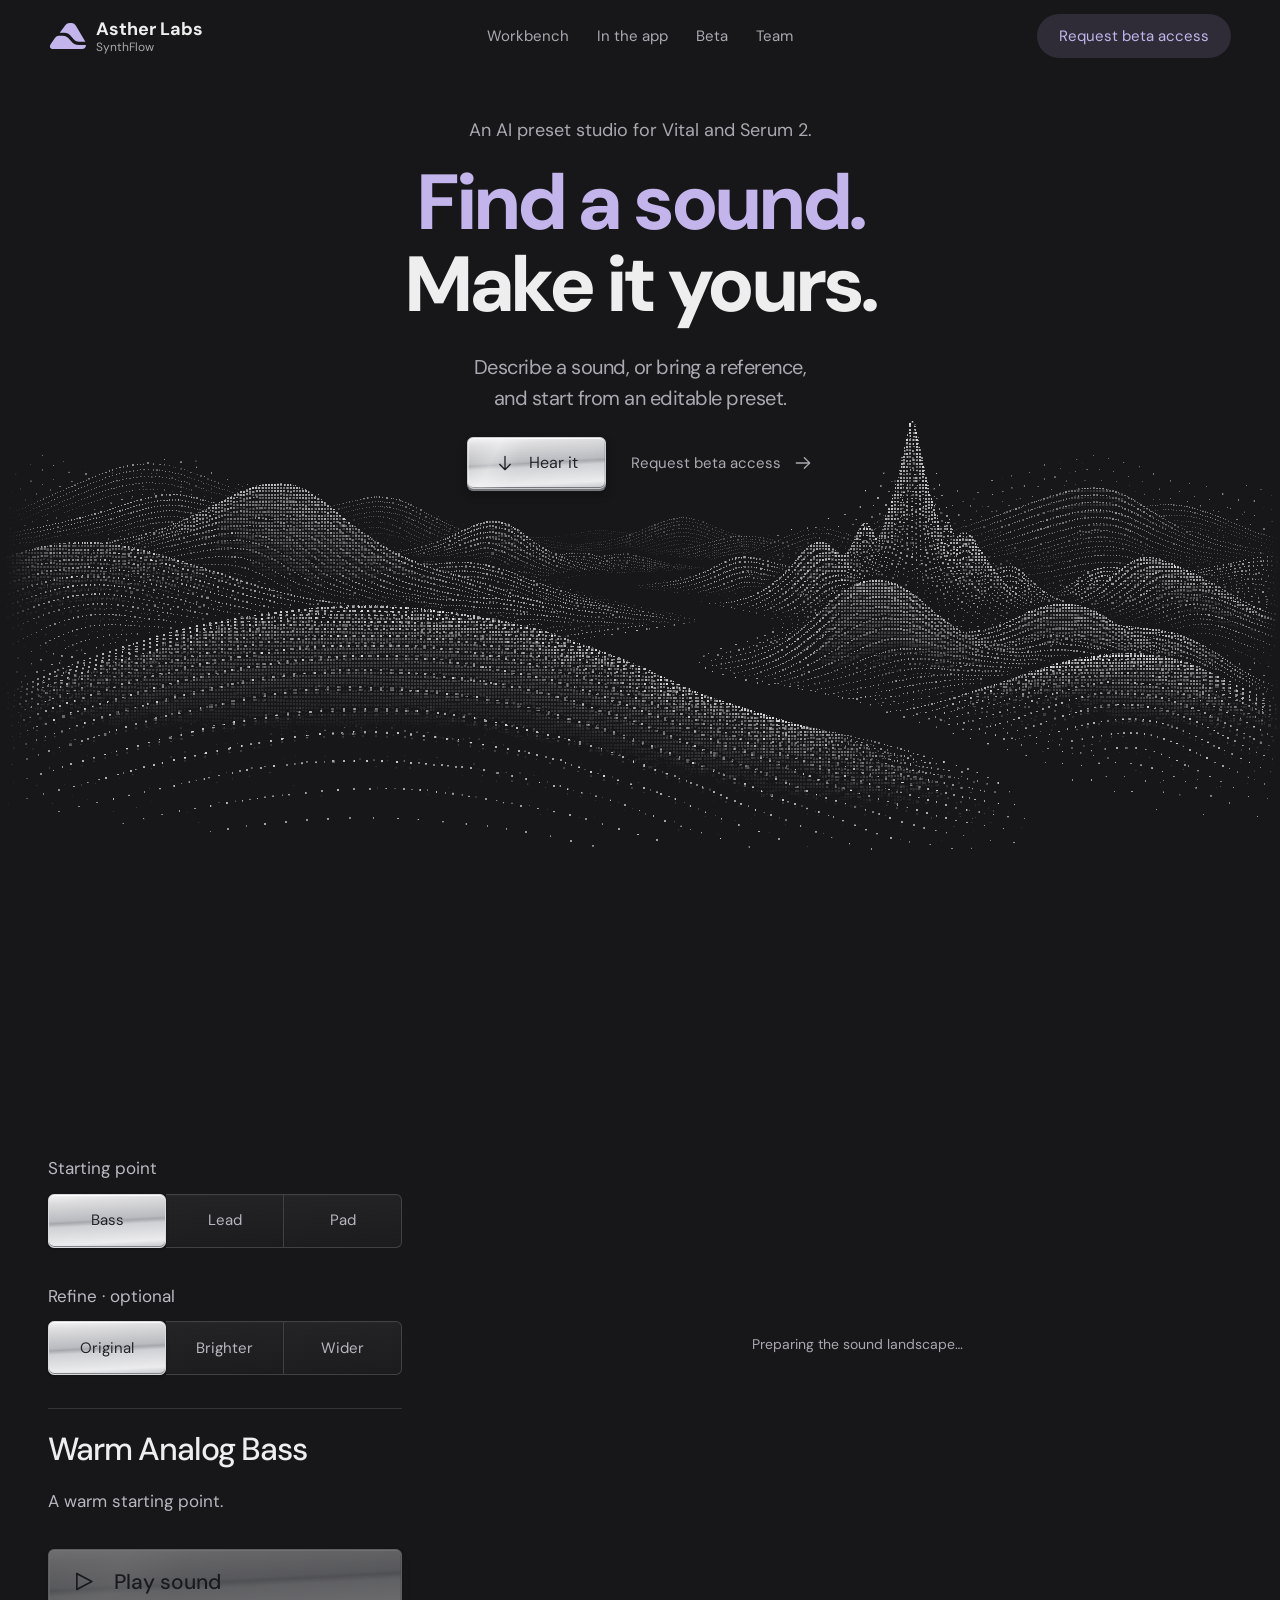
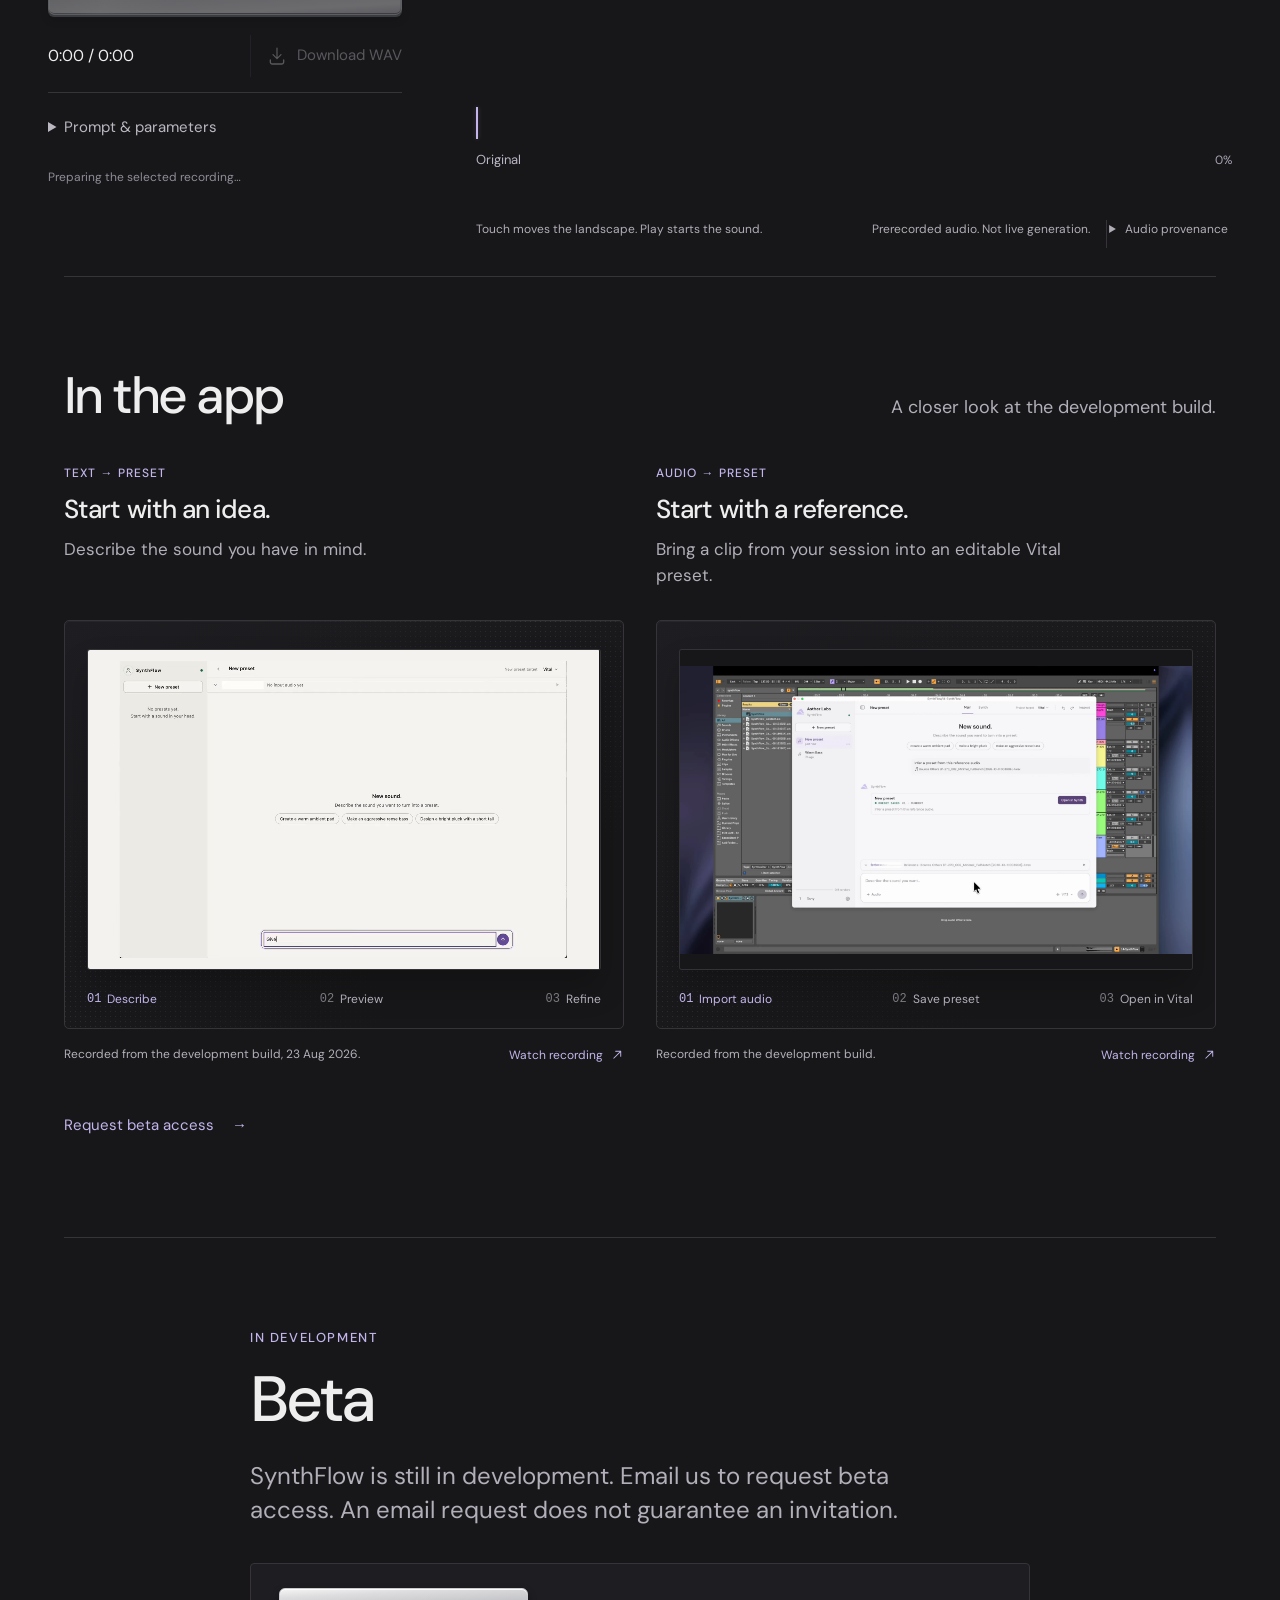
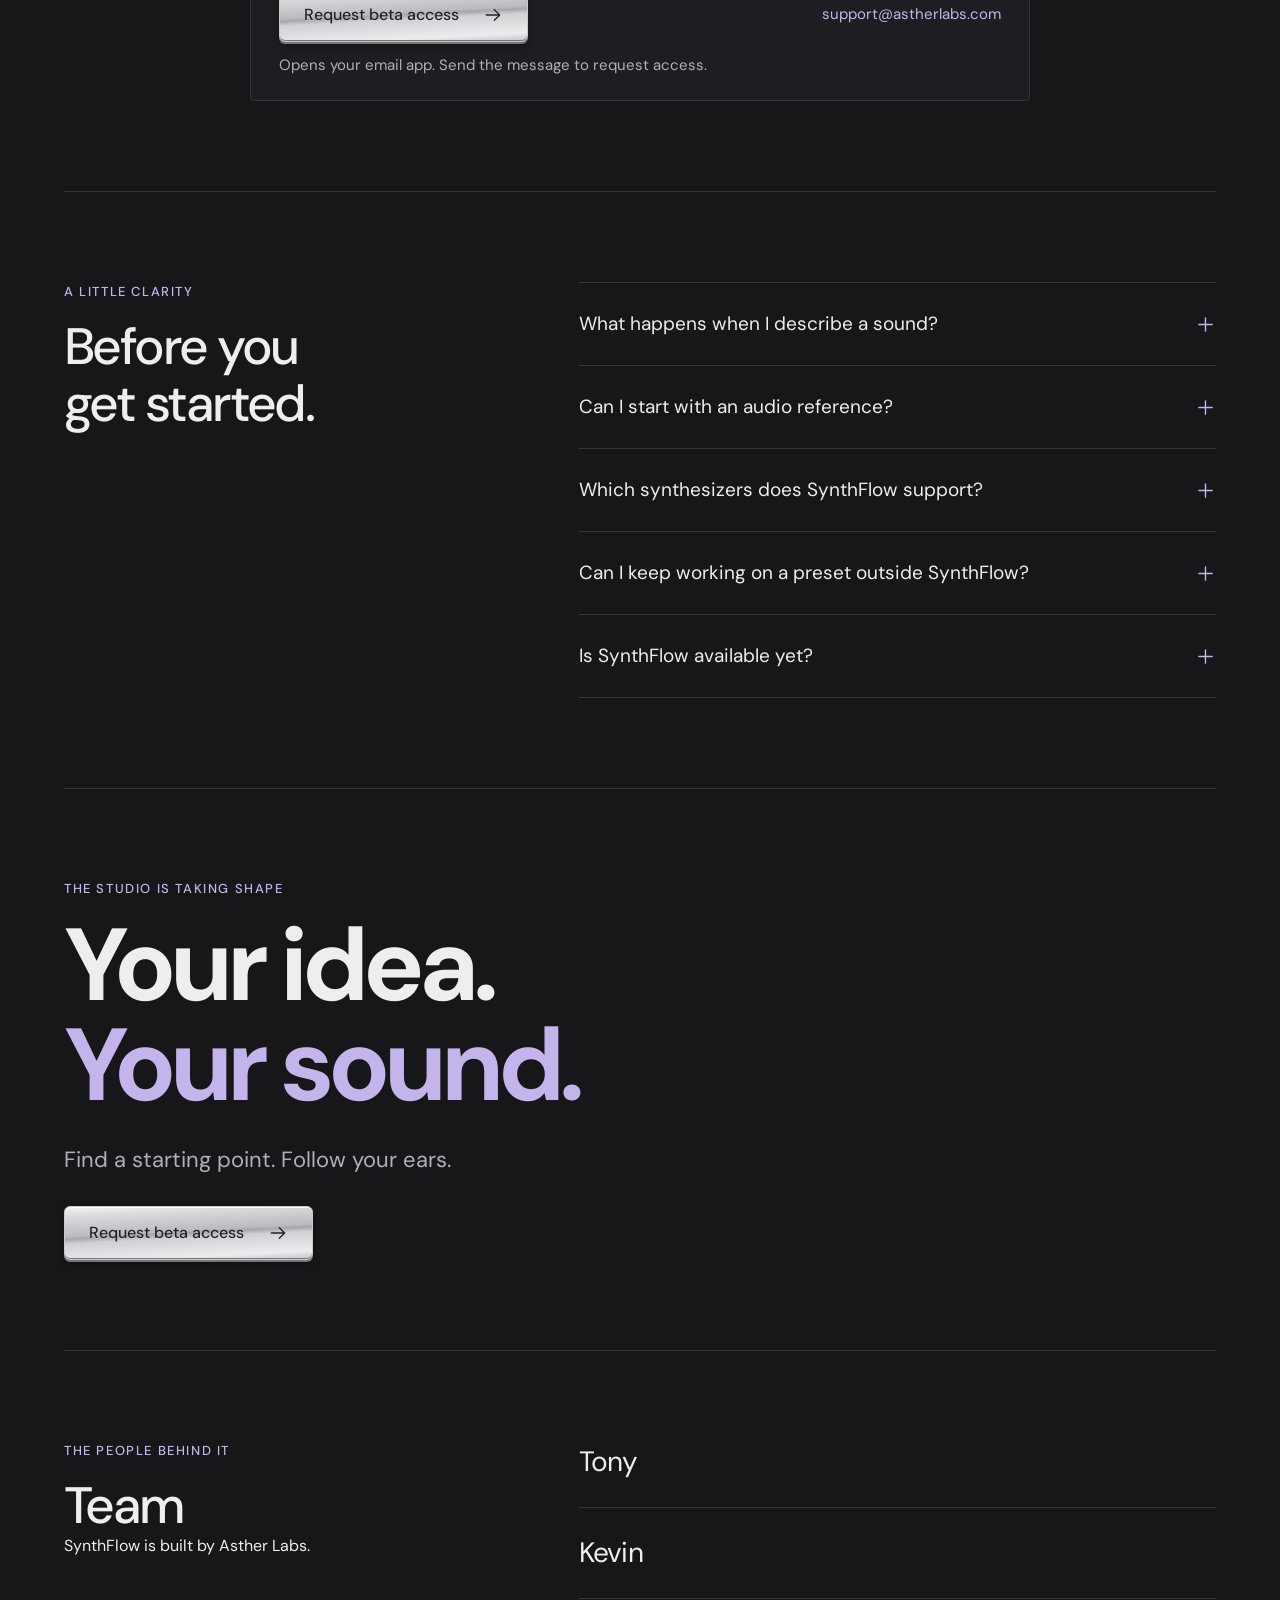
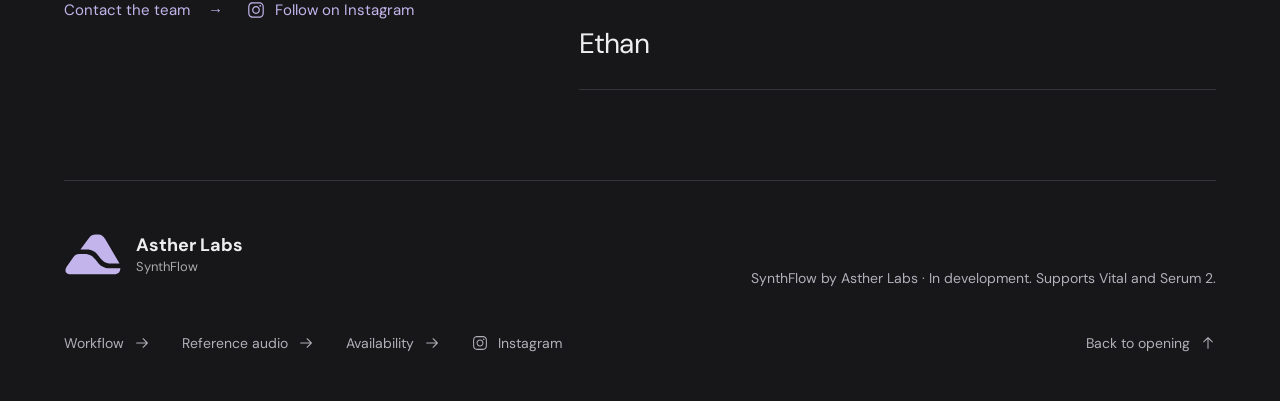
<file: index.html>
<!doctype html>
<html lang="en"><head><meta charset="UTF-8"/><meta name="viewport" content="width=device-width, initial-scale=1.0"/><meta name="theme-color" content="#171719"/><link rel="icon" type="image/svg+xml" href="/images/brand/asther-mark.svg"/><title>SynthFlow — Find a sound. Make it yours.</title>  <script type="module" crossorigin src="/assets/homepage-CDOJnUJU.js"></script>
  <link rel="modulepreload" crossorigin href="/assets/BrandLockup-DYYtlPO1.js">
  <link rel="stylesheet" crossorigin href="/assets/BrandLockup-CvX6FhJa.css">
  <link rel="stylesheet" crossorigin href="/assets/homepage-_XRi9oTq.css">
<meta name="description" content="An AI preset studio for Vital and Serum 2. Find a sound, explore recorded examples, and make it yours. SynthFlow is in development."/>
<meta property="og:title" content="SynthFlow — Find a sound. Make it yours."/>
<meta property="og:description" content="An AI preset studio for Vital and Serum 2. Find a sound, explore recorded examples, and make it yours. SynthFlow is in development."/>
<meta property="og:type" content="website"/>
<meta property="og:url" content="https://astherlabs.ai/"/>
<link rel="canonical" href="https://astherlabs.ai/"/>
</head><body><div id="root"></div></body></html>
</file>
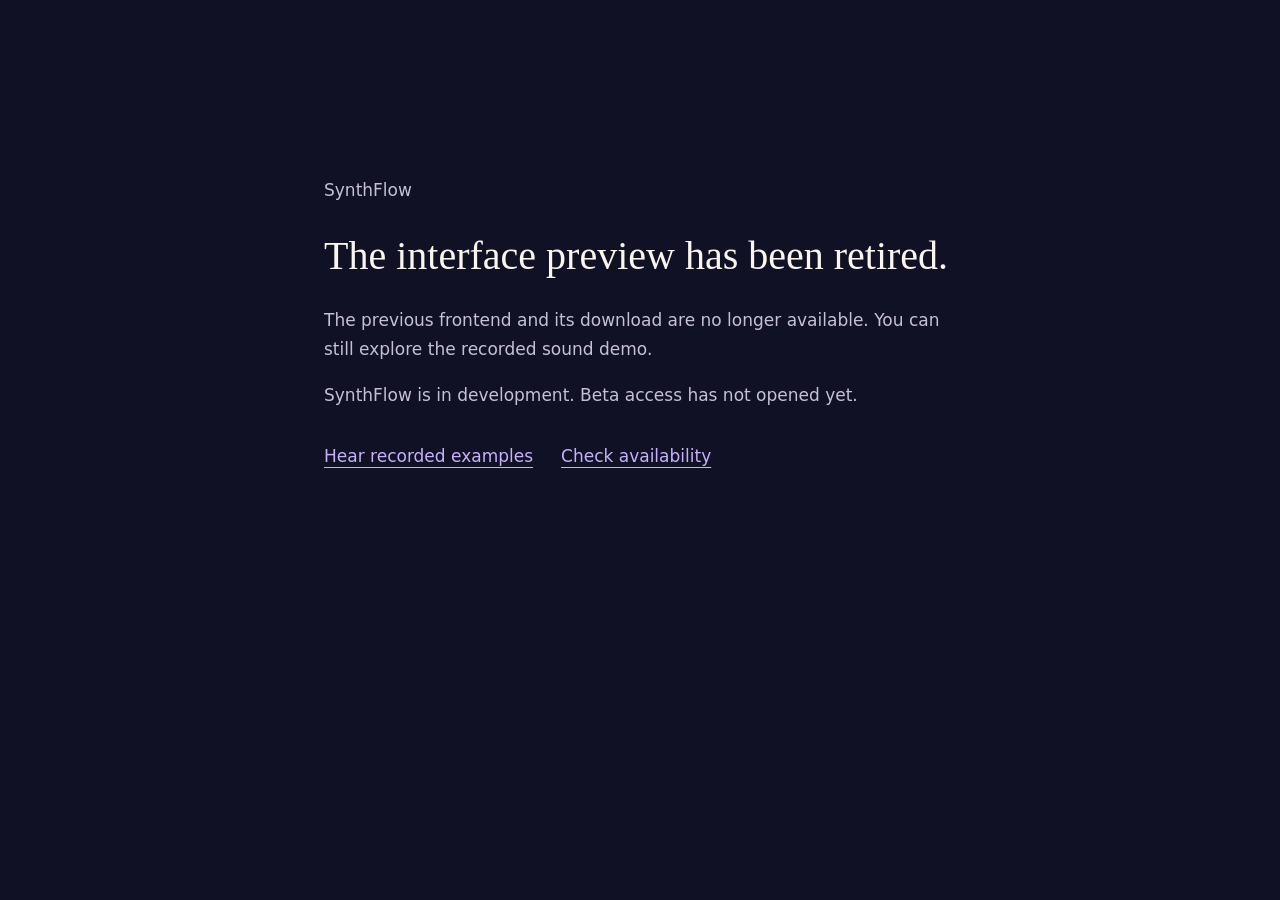
<file: interface/index.html>
<!doctype html>
<html lang="en">
<head>
  <meta charset="utf-8">
  <meta name="viewport" content="width=device-width, initial-scale=1">
  <meta name="robots" content="noindex">
  <title>Interface preview retired — SynthFlow</title>
  <style>
    :root { color-scheme: dark; --bg: #101125; --text: #faf5ed; --text-muted: #c7c0d3; --lavender: #c6b1fa; }
    * { box-sizing: border-box; }
    body { margin: 0; background: var(--bg); color: var(--text); font: 17px/1.7 system-ui, sans-serif; }
    main { max-width: 680px; margin: 15vh auto; padding: 24px; }
    h1 { font: 40px/1.2 Georgia, serif; }
    p { color: var(--text-muted); }
    nav { display: flex; flex-wrap: wrap; gap: 16px 28px; margin-top: 32px; }
    a { color: var(--lavender); text-underline-offset: 5px; }
    a:focus-visible { outline: 2px solid var(--lavender); outline-offset: 6px; }
  </style>
</head>
<body>
  <main data-interface-retired>
    <p>SynthFlow</p>
    <h1>The interface preview has been retired.</h1>
    <p>The previous frontend and its download are no longer available. You can still explore the recorded sound demo.</p>
    <p>SynthFlow is in development. Beta access has not opened yet.</p>
    <nav aria-label="Continue exploring"><a href="/#workbench">Hear recorded examples</a><a href="/preview">Check availability</a></nav>
  </main>
</body>
</html>
</file>
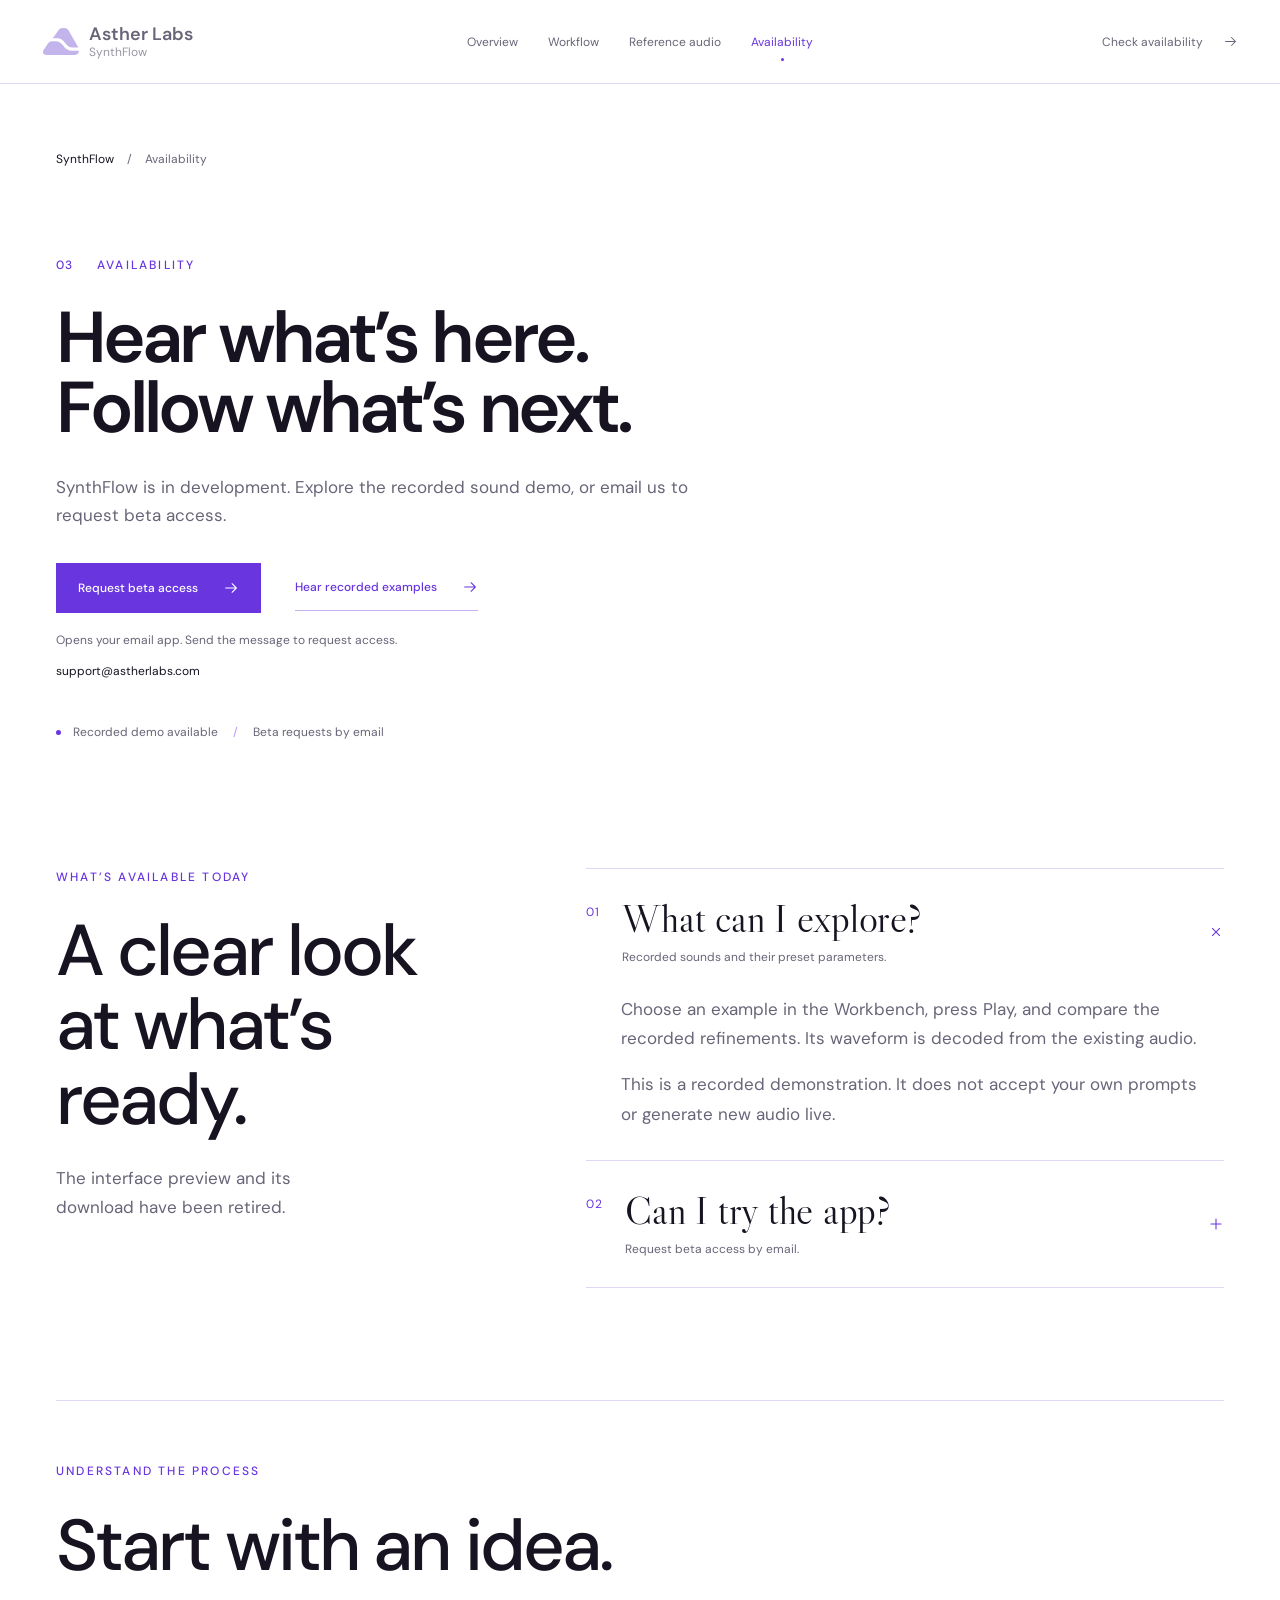
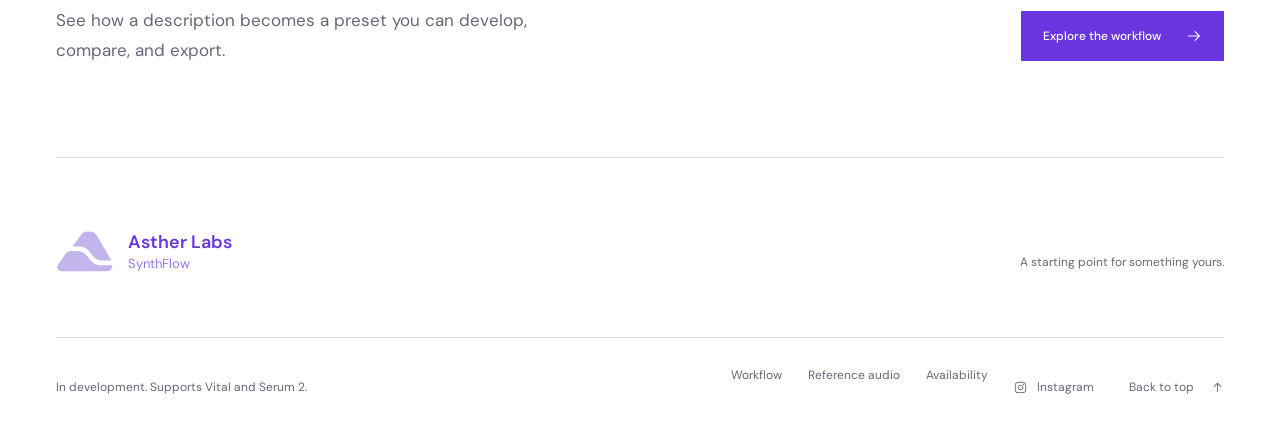
<file: preview/index.html>
<!doctype html>
<html lang="en">
  <head>
    <meta charset="UTF-8" />
    <meta name="viewport" content="width=device-width, initial-scale=1.0" />
    <meta name="theme-color" content="#101125" />
    <meta name="description" content="An AI preset studio for Vital and Serum 2. Start with words or reference audio, refine an editable preset, and hear recorded sound examples." />
    <meta property="og:title" content="SynthFlow — From an idea to your sound" />
    <meta property="og:description" content="Start with words or a reference. Discover a preset, then follow your ears. Hear recorded examples and check development status." />
    <meta property="og:type" content="website" />
    <meta property="og:image" content="https://astherlabs.ai/images/resonance-hero.webp" />
    <meta name="twitter:card" content="summary_large_image" />
    <link rel="icon" type="image/svg+xml" href="/images/brand/asther-mark.svg" />
    <link rel="preload" as="image" href="/images/resonance-hero.webp" media="(min-width: 761px)" />
    <link rel="preload" as="image" href="/images/resonance-mobile.webp" media="(max-width: 760px)" />
    <title>SynthFlow — From an idea to your sound</title>
    <script type="module" crossorigin src="/assets/details-s2WJQIH5.js"></script>
    <link rel="modulepreload" crossorigin href="/assets/BrandLockup-DYYtlPO1.js">
    <link rel="stylesheet" crossorigin href="/assets/BrandLockup-CvX6FhJa.css">
    <link rel="stylesheet" crossorigin href="/assets/details-Dynv3_1t.css">
  </head>
  <body>
    <div id="root"></div>
  </body>
</html>
</file>
<file: assets/BrandLockup-CvX6FhJa.css>
.instagram-link{display:inline-flex;align-items:center;gap:10px;min-height:44px;width:fit-content;font:inherit;text-decoration:none}.instagram-link svg{width:18px;height:18px;flex:none}.instagram-link:hover{text-decoration:underline;text-underline-offset:5px}.instagram-link:focus-visible{outline:2px solid currentColor;outline-offset:5px}.full-site-story .team-contact-links{display:flex;flex-wrap:wrap;align-items:center;gap:8px 24px;margin-top:30px}.full-site-story .team-contact-links .chapter-beta-link{margin-top:0}.full-site-story .team-contact-links .instagram-link{color:var(--story-purple);font-size:15px}.brand-lockup{display:inline-flex;width:fit-content;min-width:0;align-items:center;gap:9px;color:var(--text);font-family:DM Sans,sans-serif;font-style:normal;font-weight:500;line-height:1;letter-spacing:0;text-transform:none;white-space:nowrap}.brand-lockup__mark{display:block;width:38px;height:38px;flex:0 0 auto}.brand-lockup__mark img{display:block;width:100%;height:100%;max-width:none;object-fit:contain}.brand-lockup__names{display:flex;min-width:0;flex-direction:column;align-items:flex-start;gap:3px}.brand-lockup__company,.brand-lockup__product{display:block;font-family:DM Sans,sans-serif;line-height:1;letter-spacing:0;text-transform:none}.brand-lockup__company{color:inherit;font-size:18px;font-weight:600}.brand-lockup__product{color:inherit;font-size:12px;font-weight:400;opacity:.68}.brand-lockup--footer{gap:14px}.brand-lockup--footer .brand-lockup__mark{width:58px;height:58px}.brand-lockup--footer .brand-lockup__names{gap:6px}.brand-lockup--footer .brand-lockup__company{font-size:18px}.brand-lockup--footer .brand-lockup__product{font-size:13px}@media(max-width:800px){.brand-lockup--header{gap:7px}.brand-lockup--header .brand-lockup__mark{width:32px;height:32px}.brand-lockup--header .brand-lockup__names{gap:2px}.brand-lockup--header .brand-lockup__company{font-size:14px}.brand-lockup--header .brand-lockup__product{font-size:12px}}@media(max-width:360px){.brand-lockup--header{gap:5px}.brand-lockup--header .brand-lockup__company{font-size:12px}.brand-lockup--header .brand-lockup__mark{width:28px;height:28px}}
</file>
<file: assets/homepage-_XRi9oTq.css>
.audio-stage .stage-wave-pair{pointer-events:none}.audio-stage .surface-browser{position:absolute;z-index:4;left:10px;right:0;top:0;height:38px}.audio-stage .surface-browser input{-webkit-appearance:none;-moz-appearance:none;appearance:none;display:block;width:100%;height:38px;margin:0;background:transparent;cursor:ew-resize;touch-action:pan-y}.audio-stage .surface-browser input::-webkit-slider-runnable-track{height:1px;background:transparent}.audio-stage .surface-browser input::-webkit-slider-thumb{-webkit-appearance:none;-moz-appearance:none;appearance:none;width:2px;height:32px;margin-top:-16px;background:#c3b5ec;border:0;border-radius:0;box-shadow:0 0 5px #c3b5ec40}.audio-stage .surface-browser input::-moz-range-track{height:1px;background:transparent}.audio-stage .surface-browser input::-moz-range-thumb{width:2px;height:32px;background:#c3b5ec;border:0;border-radius:0}.audio-stage .surface-browser input:focus-visible{outline:1px solid #c3b5ec;outline-offset:4px}.audio-stage .surface-browser-heading,.audio-stage .surface-browser-ends,.audio-stage .surface-sr-only{position:absolute;width:1px;height:1px;padding:0;margin:-1px;overflow:hidden;clip:rect(0,0,0,0);white-space:nowrap;border:0}.audio-stage .time-position{font-size:12px;color:#aaa4b5;font-variant-numeric:tabular-nums;margin-left:auto}.audio-stage .stage-wave-labels>.stage-motion{margin-left:0}.audio-stage .terrain-invitation{left:var(--invite-left,59%);top:var(--invite-top,10px)}@media(max-width:800px){.audio-stage .surface-browser{left:0}}@font-face{font-family:DM Sans;font-style:normal;font-display:swap;font-weight:400;src:url(/assets/dm-sans-latin-400-normal-CW0RaeGs.woff2) format("woff2"),url(/assets/dm-sans-latin-400-normal-BwCSEQnW.woff) format("woff")}@font-face{font-family:DM Sans;font-style:normal;font-display:swap;font-weight:500;src:url(/assets/dm-sans-latin-500-normal-B9HHJjqV.woff2) format("woff2"),url(/assets/dm-sans-latin-500-normal-Dr3UlScf.woff) format("woff")}@font-face{font-family:DM Sans;font-style:normal;font-display:swap;font-weight:700;src:url(/assets/dm-sans-latin-700-normal-DvUfVpUG.woff2) format("woff2"),url(/assets/dm-sans-latin-700-normal-CUSSCpQX.woff) format("woff")}@font-face{font-family:DM Sans;font-style:normal;font-display:swap;font-weight:800;src:url(/assets/dm-sans-latin-800-normal-C2H8778U.woff2) format("woff2"),url(/assets/dm-sans-latin-800-normal-BwbkPQqB.woff) format("woff")}:root{color-scheme:dark;--bg:#171719;--text:#eeeeef;--muted:#aaa6b0;--rule:#363339;--lavender:#c3b5ec;--action-text:#25202f;--stage-title-ink:238 238 239;font-family:DM Sans,sans-serif;font-synthesis:none;color:var(--text);background:var(--bg);line-height:1.45}*{box-sizing:border-box}body{margin:0}button,a,summary{-webkit-tap-highlight-color:transparent}button{font:inherit;color:inherit;cursor:pointer}button:disabled{opacity:.4;cursor:not-allowed}a{color:inherit;text-decoration:none}h1,h2,p{margin:0}button:focus-visible,a:focus-visible,summary:focus-visible,canvas:focus-visible{outline:2px solid var(--lavender);outline-offset:5px}svg{width:20px;height:20px;flex:none}::selection{background:#5a4c70;color:#fff}html{scroll-padding-top:96px;scroll-behavior:smooth}.stage-page{overflow:clip}.stage-skip{position:fixed;z-index:99;top:8px;left:8px;padding:12px 20px;background:var(--lavender);color:var(--action-text);transform:translateY(-180%)}.stage-skip:focus{transform:none}.stage-header{height:76px;display:grid;grid-template-columns:minmax(0,1fr) auto minmax(0,1fr);align-items:center;padding:0 4.8%;border-bottom:1px solid var(--rule);background:var(--bg);position:relative;z-index:5}.stage-brand{font-size:29px;letter-spacing:-1.2px;font-weight:700;justify-self:start}.stage-header nav{display:flex;gap:36px;align-items:center}.stage-header nav a{font-size:16px;color:var(--muted);padding:16px 0}.stage-header nav a[aria-current],.stage-header nav a:hover{color:var(--lavender)}.stage-beta{justify-self:end;padding:11px 24px;border-radius:28px;background:#2c2933;font-size:15px;color:var(--lavender)}.stage-menu{display:none;border:0;background:none;width:44px;height:44px}.resonant-stage{position:relative;padding:45px 0 28px;max-width:2200px;margin:auto;isolation:isolate}.stage-heading{padding:0 4.8%;position:relative;z-index:2;pointer-events:none}.stage-eyebrow{font-size:13px;letter-spacing:2.4px;color:#bbb8c0;margin-bottom:16px}.stage-heading>h1,.stage-heading>h2{font-size:clamp(48px,5.5vw,78px);font-weight:700;line-height:1.045;letter-spacing:-3.5px}.stage-heading>h1>span,.stage-heading>h2>span{display:block;width:fit-content}.stage-pixel-title{font-size:clamp(48px,6.2vw,88px);font-weight:700;letter-spacing:-1px;white-space:nowrap;pointer-events:auto}.stage-terrain{height:385px;position:relative;width:100%;margin-top:0;z-index:1}.stage-terrain canvas{display:block;width:100%;height:100%}.stage-terrain[data-empty=true]{min-height:260px}.terrain-message{position:absolute;inset:45% 10% auto;text-align:center;color:var(--muted);font-size:14px;pointer-events:none}.stage-instrument{position:relative;z-index:2;margin:0 4.8%}.stage-selected{display:flex;align-items:center;gap:21px;min-height:45px}.stage-selected h2{font-size:24px;letter-spacing:-.7px;font-weight:500}.selected-divider{height:25px;width:1px;background:#89858e}.stage-selected p{color:#bab7c0;font-size:17px}.stage-motion{margin-left:auto;display:flex;align-items:center;gap:5px;background:none;border:0;padding:8px 0;color:var(--muted);font-size:12px;min-height:40px}.stage-motion svg{width:14px;height:14px}.wave-trace{display:block;width:100%;height:38px;margin:4px 0 14px;opacity:.8}.stage-console{border-block:1px solid var(--rule);display:grid;grid-template-columns:1fr 1fr 1.12fr;gap:0;padding:24px 0 25px;outline:none}.stage-console fieldset{min-width:0;border:0;margin:0;padding:0 29px 0 0}.stage-console fieldset+fieldset{border-left:1px solid var(--rule);padding:0 30px}.stage-console legend{float:left;width:100%;font-size:12px;letter-spacing:1.4px;color:#b9b4bf;margin:0 0 12px;padding:0}.stage-console fieldset>div{clear:both;display:grid;grid-template-columns:repeat(3,minmax(0,1fr));gap:11px}:root{--metal-face:linear-gradient(178deg,#e9e5ef 0%,#d4cddb 15%,#b8adc8 47%,#aca0be 50%,#c9bed8 56%,#dbd3e6 86%,#c1b4d2 100%);--metal-edge:#b9afc6;--metal-shadow:#6d617a}.stage-choice{position:relative;isolation:isolate;overflow:hidden;min-height:45px;border:1px solid #48434e;border-radius:5px;background:linear-gradient(175deg,#333038,#26232b 52%,#302c35);box-shadow:inset 0 1px #ffffff16,inset 0 -1px #0006,0 1px 2px #0005;color:#c6c2ca;font-size:14px;padding:8px 10px;transition:filter .2s,border-color .2s,color .2s,box-shadow .2s,transform .12s}.stage-choice:before{content:"";position:absolute;top:1px;right:1px;bottom:1px;left:1px;z-index:-1;border-radius:inherit;background:repeating-linear-gradient(0deg,#fff0,#fff0 1px,#ffffff09 1px,#ffffff09 2px);pointer-events:none}.stage-choice:hover:not(:disabled){border-color:#8b8196;color:#f1edf7;filter:brightness(1.08)}.stage-choice[aria-pressed=true]{background:var(--metal-face);box-shadow:inset 0 1px #fffb,inset 1px 0 #ece5f444,inset 0 -1px #766886,0 1px 0 var(--metal-shadow),0 2px 5px #0005;color:var(--action-text);border-color:var(--metal-edge);text-shadow:0 1px 0 #ffffff38}.stage-choice[aria-pressed=true]:hover{color:var(--action-text);border-color:#d7cce5;filter:brightness(1.035)}.stage-choice:active:not(:disabled){transform:translateY(1px);filter:brightness(.97);box-shadow:inset 0 1px 2px #0002,0 1px #0c0b0f}.stage-transport{display:flex;gap:19px;align-items:flex-end;padding-left:34px;border-left:1px solid var(--rule);min-width:0}.stage-play{display:flex;gap:10px;align-items:center;justify-content:center;min-height:54px;min-width:185px;padding:12px 22px;font-size:17px;font-weight:500;white-space:nowrap}.stage-play,.journey-page .hero-actions .primary{position:relative;isolation:isolate;overflow:hidden;border:1px solid var(--metal-edge);border-radius:6px;background:var(--metal-face);color:var(--action-text);box-shadow:inset 0 1px #ffffffe0,inset 1px 0 #fff6,inset -1px 0 #76678644,inset 0 -1px #756384,0 2px 0 var(--metal-shadow),0 3px #211b27,0 5px 10px #0005;text-shadow:0 1px 0 #ffffff48;transition:filter .2s,box-shadow .2s,transform .12s}.stage-play:before,.journey-page .hero-actions .primary:before{content:"";position:absolute;top:0;right:0;bottom:0;left:0;z-index:-1;border-radius:inherit;background:linear-gradient(113deg,transparent 9%,#ffffff55 27%,#ffffff08 44%,transparent 58%),repeating-linear-gradient(0deg,#fff0,#fff0 1px,#ffffff0b 1px,#ffffff0b 2px);transform:translate(-7%);transition:transform .45s ease-out;pointer-events:none}.stage-play:after,.journey-page .hero-actions .primary:after{content:"";position:absolute;top:0;left:9%;right:9%;height:1px;background:linear-gradient(90deg,transparent,#fff,transparent);pointer-events:none}.stage-play:hover:not(:disabled),.journey-page .hero-actions .primary:hover:not(:disabled){background:var(--metal-face);filter:brightness(1.025);box-shadow:inset 0 1px #fff,inset 1px 0 #fff8,inset -1px 0 #76678644,inset 0 -1px #756384,0 2px 0 var(--metal-shadow),0 3px #211b27,0 6px 14px #0006}.stage-play:hover:not(:disabled):before,.journey-page .hero-actions .primary:hover:before{transform:translate(7%)}.stage-play:active:not(:disabled),.journey-page .hero-actions .primary:active{transform:translateY(1px);filter:brightness(.97);box-shadow:inset 0 1px 2px #49395633,inset 0 -1px #756384,0 1px 0 var(--metal-shadow),0 2px 4px #0005}.stage-play svg{width:22px;height:22px}.stage-time{font-size:14px;white-space:nowrap;font-variant-numeric:tabular-nums;align-self:center;padding-top:20px}.stage-download{display:flex;gap:8px;align-items:center;justify-content:center;padding:6px 0 6px 18px;border:0;border-left:1px solid var(--rule);background:none;min-height:44px;color:#beb9c4;font-size:14px;align-self:flex-end}.stage-download:hover:not(:disabled){color:var(--text)}.stage-status{font-size:12px;color:var(--muted);margin-top:10px;min-height:19px}.stage-status[data-issue=true]{color:var(--lavender)}.stage-retry{display:flex;gap:8px;align-items:center;border:0;background:none;color:var(--lavender);padding:10px 0;font-size:14px}.stage-footnote{display:flex;gap:22px;align-items:baseline;font-size:12px;color:#b1adb6;margin-top:16px;line-height:1.6}.stage-footnote>p{margin-right:auto}.stage-footnote>span{white-space:nowrap}.stage-provenance{max-width:300px;min-width:155px;padding-left:24px;border-left:1px solid var(--rule)}.stage-provenance summary{cursor:pointer;min-height:32px;list-style-position:outside;padding-right:4px}.stage-provenance[open]{max-width:none}.stage-provenance>div{position:absolute;left:0;right:0;top:100%;padding:24px 0 36px;background:var(--bg);font-size:13px}.stage-provenance p{max-width:100ch;margin-bottom:12px}.stage-provenance dl{display:grid;grid-template-columns:repeat(7,1fr);gap:18px;margin:20px 0;border-block:1px solid var(--rule);padding:16px 0}.stage-provenance dt{color:var(--muted);font-size:12px}.stage-provenance dd{margin:4px 0 0;color:var(--text);font-size:14px}.provenance-prompt{font-style:italic}@media(min-width:1600px){.resonant-stage{padding-top:52px}.stage-terrain{height:clamp(440px,26vw,580px)}.stage-instrument{margin-top:0}.stage-header{height:82px}.stage-heading :is(h1,h2){font-size:90px}.stage-pixel-title{font-size:100px}.stage-console{grid-template-columns:1.02fr 1.02fr 1fr}.stage-transport{justify-content:space-between;gap:24px}.stage-choice{min-height:48px}.stage-play{min-width:190px}}@media(max-width:1200px){.stage-header nav{gap:22px}.stage-console{grid-template-columns:1fr 1fr}.stage-transport{grid-column:1 / -1;border-left:0;border-top:1px solid var(--rule);padding:18px 0 0;margin-top:20px;align-items:center;justify-content:center}.stage-time{padding:0}.stage-download{align-self:center}.stage-console fieldset+fieldset{padding-right:0}.stage-terrain{height:370px}.stage-selected h2{font-size:21px}.stage-selected p{font-size:15px}.stage-footnote{flex-wrap:wrap;gap:12px 20px}.stage-footnote>p{width:100%}.stage-footnote>span{margin-right:auto}.stage-provenance{min-width:auto}}@media(max-width:800px){.stage-header{height:66px;padding:0 5%;grid-template-columns:1fr auto}.stage-brand{font-size:24px}.stage-beta{display:none}.stage-menu{display:flex;align-items:center;justify-content:center}.stage-header nav{display:none;position:absolute;top:65px;left:0;right:0;padding:16px 5%;background:var(--bg);border-bottom:1px solid var(--rule);gap:24px;flex-wrap:wrap}.stage-header nav[data-open=true]{display:flex}.stage-header nav a{font-size:14px}.resonant-stage{padding-top:38px}.stage-heading{padding:0 5%}.stage-heading>h1,.stage-heading>h2{font-size:clamp(42px,7vw,65px);letter-spacing:-2px}.stage-pixel-title{font-size:clamp(42px,7.5vw,68px);letter-spacing:-.9px}.stage-eyebrow{font-size:12px;margin-bottom:15px}.stage-terrain{height:340px;margin-top:14px}.stage-instrument{margin:0 5%}.stage-selected{gap:14px;flex-wrap:wrap}.stage-selected h2{font-size:21px}.stage-selected p{font-size:14px}.stage-motion{font-size:12px}.stage-selected .selected-divider{display:none}.stage-console{padding:20px 0}.stage-console fieldset{padding-right:20px}.stage-console fieldset+fieldset{padding-left:20px}.stage-console fieldset>div{gap:7px}.stage-choice{padding-inline:8px}.stage-provenance dl{grid-template-columns:repeat(3,1fr)}}@media(max-width:540px){.resonant-stage{padding-top:32px}.stage-heading :is(h1,h2){font-size:clamp(34px,9.25vw,49px);letter-spacing:-1.5px}.stage-pixel-title{font-size:clamp(36px,10vw,52px);letter-spacing:-.7px}.stage-eyebrow{margin-bottom:12px}.stage-terrain{height:260px;margin-top:18px}.stage-selected{display:grid;grid-template-columns:1fr auto;gap:5px 10px}.stage-selected h2{grid-column:1;font-size:20px}.stage-selected p{grid-column:1 / -1;grid-row:2;min-height:21px;line-height:1.5}.stage-motion{grid-column:2;grid-row:1;font-size:0;min-width:35px;justify-content:center}.stage-motion svg{width:18px;height:18px}.wave-trace{height:31px;margin-bottom:10px}.stage-console{display:block;padding:18px 0}.stage-console fieldset{padding:0}.stage-console fieldset+fieldset{padding:18px 0 0;margin-top:17px;border-left:0;border-top:1px solid var(--rule)}.stage-console legend{letter-spacing:1.2px;margin-bottom:10px}.stage-choice{min-height:45px;font-size:14px}.stage-console fieldset>div{gap:10px}.stage-transport{justify-content:space-between;gap:12px}.stage-play{min-width:155px;padding:11px 17px;font-size:16px;min-height:50px}.stage-time{font-size:13px}.stage-download{padding-left:11px;gap:5px;font-size:12px}.stage-download svg{width:18px}.stage-status{font-size:12px;min-height:37px;margin-top:10px}.stage-footnote{font-size:12px;gap:9px 13px;margin-top:6px}.stage-footnote>p{max-width:32ch}.stage-footnote>span{white-space:normal;max-width:17ch}.stage-provenance{padding-left:12px}.stage-provenance summary{max-width:14ch}.stage-provenance>div{font-size:13px}.stage-provenance dl{grid-template-columns:repeat(2,1fr)}}@media(prefers-reduced-motion:reduce){html{scroll-behavior:auto}*,*:before,*:after{animation:none!important;transition:none!important}.stage-play:active,.stage-choice:active,.journey-page .hero-actions .primary:active,.journey-page .hero-actions .primary:before,.stage-play:before,.stage-play:hover:not(:disabled):before,.journey-page .hero-actions .primary:hover:before{transform:none}}.stage-header{position:sticky;top:0}.stage-footnote:has(.stage-provenance[open]){flex-wrap:wrap}.stage-provenance[open]{flex-basis:100%;border-left:0;padding-left:0;order:3}.stage-provenance>div{position:static;padding:18px 0 8px}.stage-terrain[aria-busy=true] canvas{visibility:hidden;pointer-events:none}.stage-recording-note{color:var(--lavender);font-size:12px;line-height:1.6;margin-top:6px}.stage-terrain[data-empty=true] canvas{visibility:hidden;pointer-events:none}.journey-page h1{margin:0}.journey-page .skip{position:fixed;z-index:100;top:10px;left:10px;padding:12px 18px;background:var(--purple);color:#fff;transform:translateY(-150%)}.journey-page .skip:focus{transform:none}.journey-page .site-header{position:fixed;inset:0 0 auto;height:72px;z-index:50;display:grid;grid-template-columns:minmax(0,1fr) auto minmax(0,1fr);align-items:center;padding:0 5%;background:var(--bg);border-bottom:1px solid var(--rule)}.journey-page .brand{font-size:26px;font-weight:700;letter-spacing:-1.1px;justify-self:start}.journey-page .site-header nav{display:flex;align-items:center;gap:36px}.journey-page .site-header nav a{font-size:15px;color:var(--muted);padding-block:12px}.journey-page .site-header nav a:hover{color:var(--purple)}.journey-page .beta-link{justify-self:end;background:var(--purple-pale);color:var(--purple);padding:10px 22px;border-radius:24px;font-size:15px}.journey-page .menu-toggle{display:none;background:none;border:0;width:44px;height:44px}.journey-page .opening{position:relative;min-height:875px;padding-top:135px}.journey-page .hero-content{position:relative;z-index:2;text-align:center;width:min(960px,92%);margin:auto}.journey-page .eyebrow{font-size:18px;color:var(--muted);margin-bottom:18px}.journey-page h1{font-size:clamp(54px,6.1vw,88px);font-weight:800;letter-spacing:-.055em;line-height:1.045}.journey-page h1>span{display:block}.journey-page .pixel-title{position:relative;width:fit-content;max-width:100%;margin-inline:auto;color:var(--purple);letter-spacing:-.025em;font-kerning:none;font-variant-ligatures:none;white-space:nowrap}.journey-page .pixel-title-text{display:block}.journey-page .pixel-title canvas{position:absolute;top:0;right:0;bottom:0;left:0;width:100%;height:100%;opacity:0;pointer-events:none}.journey-page .pixel-title[data-ready=true] canvas{opacity:1}.journey-page .pixel-title[data-ready=true] .pixel-title-text{opacity:0}.journey-page .intro{font-size:20px;line-height:1.55;color:var(--muted);margin:27px auto 23px;letter-spacing:-.025em}.journey-page .hero-actions{display:flex;gap:25px;justify-content:center;align-items:center}.journey-page .button{display:inline-flex;align-items:center;justify-content:center;gap:14px;min-height:52px;padding:13px 27px;border:1px solid transparent;border-radius:4px;font-size:16px;white-space:nowrap}.journey-page .primary{background:var(--purple);color:#fff}.journey-page .primary:hover:not(:disabled){background:var(--purple-dark)}.journey-page .text-link{display:inline-flex;gap:12px;align-items:center;color:var(--muted);font-size:15px;min-height:44px;background:none;border:none;padding:0}.journey-page .text-link:hover{color:var(--purple)}.journey-page .hero-landscape{position:absolute;top:430px;left:-2%;width:104%;height:415px;pointer-events:none}.journey-page .motion-control{border:0;background:none;display:flex;gap:7px;align-items:center;font-size:12px;color:var(--muted);min-height:40px}.journey-page .motion-control svg{width:15px;height:15px}@media(min-width:1600px){.journey-page .opening{min-height:960px;padding-top:157px}.journey-page .hero-landscape{top:467px;height:450px}.journey-page .hero-content h1{font-size:94px}}@media(max-width:1000px){.journey-page .site-header nav{gap:22px}.journey-page .opening{min-height:810px}.journey-page .hero-landscape{top:408px;height:365px}}@media(max-width:800px){.journey-page .site-header{height:64px;grid-template-columns:1fr auto;gap:14px}.journey-page .brand{font-size:24px}.journey-page .beta-link{display:none}.journey-page .menu-toggle{display:flex;align-items:center;justify-content:center;justify-self:end}.journey-page .site-header nav{display:none;position:absolute;top:63px;left:0;right:0;padding:20px 5%;background:var(--bg);border-bottom:1px solid var(--rule);gap:24px;flex-wrap:wrap}.journey-page .site-header nav[data-open=true]{display:flex}.journey-page .opening{padding-top:130px;min-height:760px}.journey-page .hero-landscape{top:418px;height:310px}.journey-page .hero-content h1{font-size:clamp(40px,8vw,64px)}.journey-page .eyebrow{font-size:16px}.journey-page .intro{font-size:18px}}@media(max-width:540px){.journey-page .opening{padding-top:119px;min-height:755px}.journey-page .hero-content{width:92%}.journey-page .hero-content h1{font-size:clamp(36px,10.5vw,55px);letter-spacing:-.055em}.journey-page .pixel-title{letter-spacing:-.025em}.journey-page .eyebrow{font-size:14px;margin-bottom:22px}.journey-page .intro{font-size:17px;max-width:29ch;margin-top:24px;line-height:1.55}.journey-page .desktop-break{display:none}.journey-page .hero-actions{gap:20px;margin-top:3px}.journey-page .button{min-height:50px;padding:12px 22px;font-size:15px}.journey-page .text-link{font-size:14px;gap:6px}.journey-page .hero-landscape{top:405px;height:307px;width:150%;left:-25%}}@media(min-width:1001px)and (max-width:1599px){.journey-page .opening{padding-top:117px}.journey-page .hero-landscape{top:380px;height:505px}}@media(min-width:1600px){.journey-page .hero-landscape{top:420px;height:520px}}.journey-page .field-invitation{position:absolute;z-index:3;bottom:10px;left:50%;transform:translate(-50%);display:flex;align-items:center;gap:20px;font-size:12px;color:var(--muted);white-space:nowrap;background:var(--bg);padding-inline:10px}.journey-page .field-invitation>span{letter-spacing:.2px}@media(max-width:540px){.journey-page .field-invitation{gap:12px;bottom:18px}.journey-page .field-invitation>span{max-width:125px;white-space:normal}}@media(prefers-reduced-motion:reduce){.journey-page .field-invitation>span{display:none}}@media(min-width:801px){.journey-page .field-invitation{top:526px;bottom:auto}}@media(min-width:1600px){.journey-page .field-invitation{top:578px}}@media(min-width:801px)and (max-width:1000px){.journey-page .field-invitation{top:575px}}.journey-page .field-invitation{width:max-content;max-width:calc(100% - 32px)}@media(max-width:540px){.journey-page .field-invitation>span{max-width:none;white-space:nowrap}}.journey-page .primary{background:var(--button-bg)}.journey-page .primary:hover:not(:disabled){background:var(--button-hover)}.journey-page .pixel-title{color:var(--text)}.journey-page .pixel-title canvas{filter:none}.journey-page .menu-toggle{color:var(--text)}.journey-page .skip{background:var(--button-bg)}.journey-page .primary,.journey-page .skip{color:var(--action-text)}:root{--metal-face:linear-gradient(177deg,#f5f5f5 0%,#dddddf 14%,#babbbf 46%,#a6a7ac 50%,#d0d1d4 57%,#ececef 87%,#c3c4c8 100%);--metal-edge:#c9cace;--metal-shadow:#74767c;--action-text:#202126}.resonant-stage{display:grid;grid-template-columns:minmax(300px,354px) minmax(0,1fr);grid-template-rows:auto 1fr auto;column-gap:64px;row-gap:0;max-width:1920px;padding:60px 3.75% 28px;min-height:940px}.stage-heading{grid-column:1;grid-row:1;padding:0;z-index:3;position:relative;margin-bottom:46px;width:430px;max-width:calc(100vw - 40px)}.stage-heading>h1,.stage-heading>h2{font-size:64px;line-height:1.065;letter-spacing:-2.8px;font-weight:700}.stage-heading .stage-pixel-title{font-size:64px;letter-spacing:-1.5px;line-height:1.065}.stage-heading .stage-eyebrow{font-size:13px;letter-spacing:2px;margin-bottom:20px}.stage-instrument{grid-column:1;grid-row:2;margin:0;align-self:start;z-index:3;min-width:0}.stage-console{display:flex;flex-direction:column;border:0;padding:0;gap:0}.stage-console fieldset,.stage-console fieldset+fieldset{padding:0;border:0;margin:0 0 36px}.stage-console legend{font-size:17px;letter-spacing:0;color:#bcb9c3;margin-bottom:13px}.stage-console fieldset>div{display:grid;grid-template-columns:repeat(3,minmax(0,1fr));gap:0}.stage-choice{font-size:15px;min-height:54px;border-color:#414045;border-radius:0;box-shadow:inset 0 1px #ffffff06;background:linear-gradient(175deg,#232326,#1b1b1e);color:#b8b6bf;padding-inline:9px}.stage-choice+.stage-choice{border-left:0}.stage-choice:first-child{border-radius:6px 0 0 6px}.stage-choice:last-child{border-radius:0 6px 6px 0}.stage-choice:before{opacity:.2}.stage-choice[aria-pressed=true]{border:1px solid #d9dadd;border-radius:6px;position:relative;z-index:1;color:var(--action-text);background:var(--metal-face);box-shadow:inset 0 1px #fffc,inset 0 -1px #81828a,0 1px 3px #0005;text-shadow:0 1px 0 #ffffff55}.stage-choice[aria-pressed=true]:hover{color:var(--action-text);border-color:#f1f1f4}.stage-choice:focus-visible{z-index:2;outline-offset:4px}.stage-selected{display:block;border-top:1px solid var(--rule);padding-top:21px;margin-top:-3px;min-height:0}.stage-selected h2{font-size:32px;line-height:1.2;letter-spacing:-1.15px;font-weight:500}.stage-selected p{font-size:17px;line-height:1.5;margin-top:20px;min-height:27px;color:#bab7c0}.stage-transport{display:grid;grid-template-columns:1fr auto;align-items:center;gap:20px 12px;padding:0;margin:33px 0 0;border:0}.stage-play{grid-column:1 / -1;justify-content:flex-start;width:100%;min-width:0;min-height:66px;padding:15px 22px;font-size:21px;gap:18px;border-radius:6px}.stage-play svg{width:25px;height:25px}.stage-play,.journey-page .hero-actions .primary{border-color:var(--metal-edge);color:var(--action-text);box-shadow:inset 0 1px #ffffffe0,inset 1px 0 #fff6,inset -1px 0 #74767c44,inset 0 -1px #75777d,0 2px 0 var(--metal-shadow),0 3px #16171b,0 5px 10px #0005}.stage-play:hover:not(:disabled),.journey-page .hero-actions .primary:hover:not(:disabled){box-shadow:inset 0 1px #fff,inset 1px 0 #fff8,inset -1px 0 #74767c44,inset 0 -1px #75777d,0 2px 0 var(--metal-shadow),0 3px #16171b,0 6px 14px #0006}.stage-time{padding:0;font-size:16px;justify-self:start;align-self:center}.stage-download{border-left:1px solid var(--rule);padding:0 0 0 16px;align-self:center;gap:10px;font-size:15px;min-height:42px}.stage-status{font-size:12px;line-height:1.5;min-height:18px;margin-top:17px;color:#8f8c96}.stage-recording-note{font-size:12px}.stage-parameters{border-top:1px solid var(--rule);margin-top:15px;padding-top:12px;font-size:14px;color:#bbb8c1}.stage-parameters summary{cursor:pointer;padding:12px 0;font-size:15px;min-height:44px}.stage-parameters p{font-size:14px;line-height:1.7;margin:14px 0}.stage-parameters dl{display:grid;grid-template-columns:1fr 1fr;gap:15px;font-size:12px}.stage-parameters dt{color:var(--muted)}.stage-parameters dd{margin:5px 0 0;color:var(--text);font-size:14px}.stage-visual{grid-column:2;grid-row:1 / span 2;min-width:0;display:flex;flex-direction:column;position:relative;align-self:stretch;margin-top:-15px}.stage-terrain{height:auto;min-height:540px;flex:1;width:calc(100% + 3.75vw);margin:110px 0 0 -16px;position:relative;background:none}.stage-terrain[data-empty=true]{min-height:540px}.terrain-message{font-size:14px;inset:45% 14% auto}.terrain-invitation{position:absolute;z-index:2;left:59%;top:10px;display:flex;gap:10px;align-items:center;font-size:13px;color:#c3bfcc;pointer-events:none;white-space:nowrap}.terrain-pin{width:14px;height:14px;border:2px solid var(--lavender);border-radius:50%;position:relative}.terrain-pin:after{content:"";position:absolute;top:21px;left:4px;width:1px;height:28px;background:#aaa6b064}.stage-comparison{position:relative;z-index:2;min-height:81px;padding:0 0 0 10px;margin-top:0}.stage-wave-pair{position:relative;height:38px}.stage-wave-pair .wave-trace{position:absolute;top:0;right:0;bottom:0;left:0;width:100%;height:38px;margin:0;opacity:.9}.stage-wave-pair .wave-trace+canvas{opacity:.65}.stage-wave-labels{display:flex;align-items:center;gap:20px;color:#bab6c5;font-size:13px;min-height:36px;position:relative}.stage-wave-labels>svg{margin-inline:auto;width:18px;height:18px;color:#8e8998}.stage-wave-labels>.stage-motion{font-size:12px;margin-left:auto;min-height:36px;padding:4px 0;gap:5px}.stage-footnote{grid-column:2;grid-row:3;margin:34px 0 0 10px;display:flex;flex-wrap:wrap;align-items:baseline;gap:9px 16px;font-size:12px;position:relative;z-index:3}.stage-footnote>p{width:auto;max-width:none;margin-right:auto}.stage-footnote>span{max-width:none;white-space:nowrap}.stage-provenance{padding-left:18px;min-width:0;max-width:none}.stage-provenance summary{max-width:none;min-height:28px}.stage-provenance>div{font-size:13px}.stage-provenance dl{grid-template-columns:repeat(4,1fr)}@media(min-width:1600px){.resonant-stage{grid-template-columns:390px minmax(0,1fr);column-gap:80px;padding-top:70px;min-height:1050px}.stage-heading{width:480px}.stage-heading>h1,.stage-heading>h2,.stage-heading .stage-pixel-title{font-size:68px}.stage-terrain,.stage-terrain[data-empty=true]{min-height:610px}.stage-play{min-height:70px}.stage-selected h2{font-size:33px}}@media(max-width:1200px)and (min-width:801px){.resonant-stage{grid-template-columns:300px minmax(0,1fr);column-gap:32px;min-height:860px;padding-inline:4%}.stage-heading{width:365px}.stage-heading>h1,.stage-heading>h2,.stage-heading .stage-pixel-title{font-size:51px}.stage-heading{margin-bottom:38px}.stage-terrain,.stage-terrain[data-empty=true]{min-height:510px}.stage-console legend{font-size:16px}.stage-choice{font-size:14px}.stage-selected h2{font-size:26px}.stage-download{font-size:13px}.stage-footnote{grid-column:1 / -1;margin-left:0}.stage-transport{margin-top:27px}.stage-wave-labels>.stage-motion span{display:none}}@media(max-width:800px){.resonant-stage{grid-template-columns:1fr;grid-template-rows:auto auto auto auto;padding:36px 5% 28px;min-height:0}.stage-heading{grid-row:1;grid-column:1;width:auto;margin-bottom:0}.stage-heading>h1,.stage-heading>h2,.stage-heading .stage-pixel-title{font-size:clamp(36px,6.8vw,54px);letter-spacing:-1.6px}.stage-heading .stage-eyebrow{font-size:12px;margin-bottom:16px}.stage-visual{grid-column:1;grid-row:2;margin:8px 0 24px}.stage-terrain,.stage-terrain[data-empty=true]{min-height:0;height:350px;flex:none;width:calc(100% + 10vw);margin:0 0 0 -5vw}.terrain-invitation{left:62%;top:18%;font-size:12px}.stage-instrument{grid-column:1;grid-row:3;width:min(100%,540px);margin:0 auto}.stage-console fieldset,.stage-console fieldset+fieldset{margin-bottom:26px;padding:0;border:0}.stage-console legend{font-size:16px}.stage-console fieldset>div{gap:0}.stage-choice{min-height:50px;font-size:15px}.stage-selected{padding-top:20px}.stage-selected h2{font-size:27px}.stage-selected p{font-size:16px;margin-top:13px}.stage-transport{margin-top:24px;gap:16px 12px}.stage-play{font-size:20px;min-height:60px}.stage-time{font-size:15px}.stage-download{font-size:14px}.stage-comparison{padding:0;min-height:72px}.stage-wave-labels{font-size:12px;gap:14px}.stage-wave-labels>.stage-motion{font-size:12px;min-width:0}.stage-footnote{grid-column:1;grid-row:4;margin:28px 0 0;gap:12px;font-size:12px}.stage-footnote>p{width:100%}.stage-provenance{margin-left:auto;padding-left:12px}.stage-provenance dl{grid-template-columns:repeat(2,1fr)}.stage-status{min-height:18px}.stage-parameters{margin-top:14px}}@media(max-width:450px){.stage-terrain,.stage-terrain[data-empty=true]{height:285px}.stage-heading>h1,.stage-heading>h2,.stage-heading .stage-pixel-title{font-size:36px}.stage-visual{margin-top:12px}.terrain-invitation{left:59%;font-size:12px}.stage-wave-labels>.stage-motion span{display:none}}@media(prefers-reduced-motion:reduce){.stage-play:before,.stage-play:hover:not(:disabled):before,.journey-page .hero-actions .primary:before,.journey-page .hero-actions .primary:hover:before{transform:none}}.journey-page{overflow:clip;min-width:0;--purple:#c3b5ec;--purple-dark:#d4c9f4;--purple-pale:#2f2c37;--button-bg:#c3b5ec;--button-hover:#d4c9f4;--terrain-rgb:.85 .85 .87}.journey-page .opening,.journey-page .site-header{line-height:1.5;--muted:#aaa9b1;--rule:#353439}.journey-page .opening h1>span{width:auto}.journey-page .opening h1>.pixel-title{width:fit-content}.journey-page .stage-page{overflow:visible}.journey-page .resonant-stage{line-height:1.45;outline:none;isolation:auto}.journey-page .stage-heading{opacity:var(--journey-heading-opacity,0);transform:translateY(var(--journey-heading-offset,0px))}.journey-page .stage-terrain{outline:none;cursor:crosshair}.journey-page .stage-terrain:focus-visible{outline:1px solid var(--lavender);outline-offset:-9px}.journey-page .stage-terrain[aria-disabled=true]{cursor:default}.journey-page .stage-instrument{background:var(--bg)}.journey-page .site-header nav a[aria-current]{color:var(--purple)}@media(prefers-reduced-motion:reduce){.journey-page .stage-heading{opacity:1;transform:none}}.full-site-story,.full-site-footer{--story-bg:#171719;--story-text:#eeeeef;--story-muted:#b2afb9;--story-rule:#363439;--story-purple:#c3b5ec;--story-panel:#1e1e22;position:relative;min-width:0;color:var(--story-text);background:var(--story-bg);font-family:DM Sans,sans-serif;line-height:1.5}.full-site-story .wrap,.full-site-footer{width:min(1280px,90%);margin-inline:auto}.full-site-story :is(h2,h3,p,figure,ul),.full-site-footer p{margin:0}.full-site-story :is(a,button),.full-site-footer a{font:inherit;-webkit-tap-highlight-color:transparent}.full-site-story a,.full-site-footer a{color:inherit;text-decoration:none}.full-site-story :is(a,button):focus-visible,.full-site-footer a:focus-visible{outline:2px solid var(--story-purple);outline-offset:5px}.full-site-story [data-reveal]{opacity:1;visibility:visible;transform:none}.full-site-story h2{font-size:clamp(36px,4vw,56px);font-weight:500;line-height:1.12;letter-spacing:-.05em}.full-site-story .kicker{margin-bottom:16px;color:var(--story-purple);font-size:13px;font-weight:500;letter-spacing:1.6px;text-transform:uppercase}.full-site-story :is(.in-app-section,.team-section,.beta-section,.home-questions,.home-closing){padding-block:90px;border-top:1px solid var(--story-rule);scroll-margin-top:100px}.full-site-story .in-app-heading{display:flex;align-items:baseline;justify-content:space-between;gap:32px;margin-bottom:40px}.full-site-story .in-app-heading>p{color:var(--story-muted);font-size:18px}.full-site-story .in-app-videos{display:grid;grid-template-columns:minmax(0,1.4fr) minmax(0,1fr);align-items:start;gap:40px}.full-site-story :is(.pipeline-video,.pending-recording){min-width:0}.full-site-story .pipeline-media{aspect-ratio:16/10;overflow:hidden;border:1px solid var(--story-rule);border-radius:5px;background:var(--story-panel)}.full-site-story .pipeline-media video{display:block;width:100%;height:100%;object-fit:contain}.full-site-story :is(.pipeline-video,.pending-recording) figcaption{margin-top:16px;color:var(--story-muted);font-size:14px;line-height:1.5}.full-site-story .pending-recording-slot{display:flex;align-items:center;justify-content:center;aspect-ratio:16/10;border:1px dashed #51495e;border-radius:5px;background:var(--story-panel);color:var(--story-muted);font-size:18px}.full-site-story .video-error{margin-top:12px;color:var(--story-purple);font-size:14px}.full-site-story .chapter-beta-link{display:inline-flex;align-items:center;gap:18px;min-height:44px;margin-top:30px;color:var(--story-purple);font-size:15px}.full-site-story .chapter-beta-link:hover{text-decoration:underline;text-underline-offset:5px}.full-site-story .primary-link{display:inline-flex;align-items:center;justify-content:center;gap:24px;min-height:54px;padding:12px 24px;border:1px solid #c9cace;border-radius:6px;background:linear-gradient(177deg,#f5f5f5,#dddddf 14%,#babbbf 46%,#a6a7ac 50%,#d0d1d4 57%,#ececef 87%,#c3c4c8);box-shadow:inset 0 1px #ffffffe0,inset 0 -1px #75777d,0 2px #74767c,0 4px 8px #0005;color:#202126;font-size:16px;font-weight:500;text-shadow:0 1px 0 #ffffff48;cursor:pointer;transition:filter .18s ease}.full-site-story .primary-link:hover{filter:brightness(1.045)}.full-site-story .primary-link:active{filter:brightness(.96)}.full-site-story .primary-link{margin-top:30px}.full-site-story .primary-link svg{width:20px;height:20px;flex:none}.full-site-story .beta-section>div{max-width:780px;margin-inline:auto}.full-site-story .beta-section h2{font-size:64px}.full-site-story .beta-section>div>p:not(.kicker){max-width:680px;margin-top:24px;color:var(--story-muted);font-size:24px;line-height:1.4}.full-site-story .beta-availability{margin-top:36px;padding:24px 28px;border:1px solid var(--story-rule);border-radius:4px;background:var(--story-panel)}.full-site-story .beta-availability>div{display:flex;align-items:center;flex-wrap:wrap;justify-content:space-between;gap:16px}.full-site-story .beta-availability .primary-link{margin-top:0}.full-site-story .beta-email{display:inline-flex;align-items:center;min-height:44px;color:var(--story-purple);font-size:15px;overflow-wrap:anywhere}.full-site-story .beta-email:hover{text-decoration:underline;text-underline-offset:4px}.full-site-story .beta-availability>p{margin-top:12px;color:var(--story-muted);font-size:15px}.full-site-story .home-questions{display:grid;grid-template-columns:minmax(0,1fr) minmax(0,1.4fr);gap:60px}.full-site-story .faq-list{min-width:0;border:0}.full-site-story .faq-item{border-bottom:1px solid var(--story-rule)}.full-site-story .faq-item:first-child{border-top:1px solid var(--story-rule)}.full-site-story .faq-item h3{font-size:19px;font-weight:400}.full-site-story .faq-item button{display:flex;align-items:center;justify-content:space-between;gap:24px;width:100%;min-height:82px;padding:22px 0;border:0;background:transparent;color:var(--story-text);font-size:19px;font-weight:400;line-height:1.4;text-align:left;cursor:pointer}.full-site-story .faq-item button:hover{color:var(--story-purple)}.full-site-story .faq-item button svg{flex:none;width:21px;height:21px;color:var(--story-purple)}.full-site-story .faq-item>div p{max-width:65ch;padding:0 28px 26px 0;color:var(--story-muted);font-size:17px;line-height:1.7}.full-site-story .faq-item>div[hidden]{display:none}.full-site-story .home-closing{text-align:left}.full-site-story .home-closing h2{font-size:clamp(58px,8vw,110px);font-weight:700;line-height:.98;letter-spacing:-.06em}.full-site-story .home-closing h2 em{color:var(--story-purple);font-style:normal}.full-site-story .home-closing>p:not(.kicker){margin-top:28px;color:var(--story-muted);font-size:22px}.full-site-story .team-section{display:grid;grid-template-columns:minmax(0,1fr) minmax(0,1.4fr);align-items:start;gap:60px}.full-site-story .team-section>div>p:last-child{margin-top:22px;color:var(--story-muted);font-size:20px}.full-site-story .team-list{display:flex;min-width:0;flex-direction:column;padding:0;list-style:none}.full-site-story .team-list li{display:flex;align-items:center;justify-content:space-between;gap:24px;padding:24px 0;border-bottom:1px solid var(--story-rule)}.full-site-story .team-list li:first-child{padding-top:0}.full-site-story .team-name{position:relative;font-size:28px;letter-spacing:-.03em}.full-site-story .team-name canvas{position:absolute;top:calc(100% - 6px);left:0;height:16px;pointer-events:none}.full-site-story .team-list a{display:inline-flex;align-items:center;min-height:44px;padding-block:10px;color:var(--story-purple);font-size:16px;overflow-wrap:anywhere}.full-site-story .team-list a:hover{text-decoration:underline;text-underline-offset:4px}.full-site-footer{padding-block:44px 36px;border-top:1px solid var(--story-rule)}.full-site-footer .footer-identity{display:flex;align-items:baseline;justify-content:space-between;gap:28px}.full-site-footer .footer-identity>.brand-lockup{flex:none}.full-site-footer .footer-identity p{color:var(--story-muted);font-size:14px}.full-site-footer :is(.footer-links,.footer-links nav){display:flex;gap:32px}.full-site-footer .footer-links{justify-content:space-between;margin-top:32px}.full-site-footer .footer-links a{display:inline-flex;align-items:center;gap:10px;min-height:44px;color:var(--story-muted);font-size:14px}.full-site-footer .footer-links a:hover{color:var(--story-purple)}.full-site-footer .footer-links svg{flex:none;width:16px;height:16px}@media(max-width:900px){.full-site-story .in-app-videos{grid-template-columns:1fr;gap:36px}.full-site-story .pending-recording-slot{aspect-ratio:auto;min-height:180px}.full-site-story .in-app-heading{display:block}.full-site-story .in-app-heading>p{margin-top:18px}.full-site-story :is(.team-section,.home-questions){grid-template-columns:1fr;gap:36px}.full-site-footer .footer-identity{display:block}.full-site-footer .footer-identity p{margin-top:16px}.full-site-footer .footer-links{gap:24px}.full-site-footer .footer-links nav{flex-wrap:wrap;gap:8px 24px}}@media(max-width:540px){.full-site-story :is(.in-app-section,.team-section,.beta-section,.home-questions,.home-closing){padding-block:64px;scroll-margin-top:84px}.full-site-story h2{font-size:38px}.full-site-story .in-app-heading{margin-bottom:28px}.full-site-story .in-app-heading>p{font-size:17px}.full-site-story .team-list li{flex-wrap:wrap;gap:4px 20px;padding-block:20px}.full-site-story .team-name{font-size:26px}.full-site-story .team-list a{font-size:15px}.full-site-story .beta-section>div>p:not(.kicker){font-size:22px}.full-site-story .beta-availability{padding:20px}.full-site-story .beta-availability>div{flex-direction:column;align-items:flex-start;gap:8px}.full-site-story .faq-item button{gap:16px;font-size:18px}.full-site-story .faq-item>div p{padding-right:0;font-size:16px}.full-site-story .home-closing h2{font-size:60px}.full-site-story .home-closing>p:not(.kicker){font-size:19px}.full-site-footer .footer-links{display:block;margin-top:20px}.full-site-footer .footer-links>a{margin-top:12px}.full-site-footer .footer-identity p{max-width:35ch}}@media(prefers-reduced-motion:reduce){.full-site-story .primary-link{transition:none}}.full-site-story .in-app-videos{grid-template-columns:repeat(2,minmax(0,1fr));gap:32px}.workflow-recording{min-width:0}.workflow-recording-heading{margin-bottom:24px;min-height:132px}.full-site-story .recording-kind{color:var(--story-purple);font-size:12px;font-weight:500;letter-spacing:.09em;text-transform:uppercase}.full-site-story .workflow-recording-heading h3{margin-top:12px;font-size:26px;font-weight:500;line-height:1.2;letter-spacing:-.035em}.full-site-story .workflow-recording-heading>p:last-child{margin-top:12px;max-width:34ch;color:var(--story-muted);font-size:17px;line-height:1.5}.full-site-story .pipeline-scene{position:relative;isolation:isolate;display:flex;min-width:0;aspect-ratio:auto;flex-direction:column;justify-content:center;padding:28px 22px 58px;overflow:hidden;border:1px solid var(--story-rule);border-radius:5px;background:linear-gradient(145deg,var(--story-panel),var(--story-bg) 72%)}.full-site-story .pipeline-scene:after{content:"";position:absolute;top:0;right:0;bottom:0;left:0;pointer-events:none;border-radius:inherit;box-shadow:inset 0 1px #ffffff0a}.full-site-story .pipeline-scene .pipeline-media{position:relative;width:100%;flex:none;aspect-ratio:16/10;border-radius:3px;border-color:#ffffff18;box-shadow:0 18px 32px #0003;transition:transform .8s cubic-bezier(.16,1,.3,1),box-shadow .8s ease}.recording-pixels{position:absolute;z-index:-1;top:-12px;right:-12px;bottom:-12px;left:-12px;background-image:radial-gradient(#c3b5ec50 .7px,transparent .85px);background-size:5px 5px;-webkit-mask-image:radial-gradient(ellipse at 85% 8%,#000 0,transparent 42%),radial-gradient(ellipse at 0 100%,#000 0,transparent 44%);mask-image:radial-gradient(ellipse at 85% 8%,#000 0,transparent 42%),radial-gradient(ellipse at 0 100%,#000 0,transparent 44%);opacity:.4;animation:recording-grain-breathe 10s ease-in-out infinite alternate;animation-play-state:paused;pointer-events:none}.recording-scene[data-in-view=true] .recording-pixels{animation-play-state:running}.recording-sequence{position:absolute;inset:auto 22px 20px;display:flex;align-items:center;justify-content:space-between;gap:10px;pointer-events:none}.recording-sequence>span{display:flex;align-items:center;gap:6px;color:var(--story-muted);font-size:12px;line-height:1.4;white-space:nowrap;transition:color .5s ease}.recording-step{font:12px/1.4 ui-monospace,SFMono-Regular,monospace;opacity:.65}.recording-sequence>span.is-current{color:var(--story-purple)}.recording-sequence>span.is-current .recording-step{opacity:1}.full-site-story .pipeline-video figcaption{display:grid;grid-template-columns:minmax(0,1fr) auto;align-items:start;gap:8px 16px;font-size:12px}.full-site-story .recording-expand{display:inline-flex;align-items:center;gap:7px;min-height:36px;margin-top:-8px;padding:6px 0;border:0;background:none;color:var(--story-purple);font-size:12px;cursor:pointer;transition:color .2s ease}.recording-expand svg{width:14px;height:14px;flex:none}.recording-expand svg:last-child{transition:transform .25s ease}.recording-expand:hover svg:last-child{transform:translate(2px,-2px)}.recording-expand:hover{color:var(--story-text)}.recording-dialog{position:fixed;width:min(1180px,calc(100vw - 48px));max-width:none;max-height:calc(100dvh - 48px);margin:auto;padding:24px;overflow:auto;border:1px solid var(--story-rule);border-radius:8px;background:var(--story-bg);color:var(--story-text);box-shadow:0 32px 100px #0008}.recording-dialog[open]{animation:recording-open .3s cubic-bezier(.16,1,.3,1)}.recording-dialog::backdrop{background:#09090bd9;-webkit-backdrop-filter:blur(8px);backdrop-filter:blur(8px)}.recording-dialog-heading{display:flex;align-items:flex-start;justify-content:space-between;gap:20px;margin-bottom:20px}.full-site-story .recording-dialog h3{margin-top:7px;font-size:24px;font-weight:500;letter-spacing:-.03em}.full-site-story .recording-close{display:flex;align-items:center;justify-content:center;flex:none;width:44px;height:44px;padding:0;border:1px solid var(--story-rule);border-radius:4px;background:var(--story-panel);color:var(--story-text);cursor:pointer}.recording-close svg{width:18px;height:18px}.recording-dialog video{display:block;width:100%;max-height:calc(100dvh - 235px);aspect-ratio:16/10;background:#101012;object-fit:contain;border-radius:3px}.recording-dialog-foot{display:flex;align-items:center;justify-content:space-between;gap:14px;margin-top:16px;color:var(--story-muted);font-size:13px}.recording-dialog-foot a{display:inline-flex;align-items:center;gap:6px;min-height:36px;white-space:nowrap;color:var(--story-purple)}.recording-dialog-foot svg{width:14px;height:14px}@keyframes recording-grain-breathe{0%{opacity:.2;transform:translateY(0)}to{opacity:.45;transform:translateY(-5px)}}@keyframes recording-open{0%{opacity:0;transform:translateY(10px)}to{opacity:1;transform:translateY(0)}}@media(hover:hover)and (pointer:fine){.workflow-recording:hover .pipeline-media{transform:translateY(-3px);box-shadow:0 22px 36px #0005}}@media(max-width:1050px)and (min-width:901px){.recording-sequence{gap:6px;inset-inline:14px}.recording-sequence>span{font-size:12px;gap:4px}.recording-step{display:none}.full-site-story .pipeline-scene{padding-inline:14px}}@media(max-width:900px){.full-site-story .in-app-videos{grid-template-columns:1fr;gap:48px}.workflow-recording-heading{min-height:0}.full-site-story .pipeline-scene{padding:30px 28px 58px}.recording-sequence{inset-inline:28px}}@media(max-width:540px){.workflow-recording-heading{margin-bottom:20px}.full-site-story .workflow-recording-heading h3{font-size:24px}.full-site-story .pipeline-scene{padding:18px 10px 54px}.recording-sequence{inset-inline:10px;bottom:16px;gap:5px}.recording-sequence>span{font-size:12px;gap:4px}.recording-step{display:none}.full-site-story .pipeline-video figcaption{font-size:12px}.recording-dialog{width:calc(100vw - 20px);max-height:calc(100dvh - 24px);padding:16px}.recording-dialog-foot{flex-wrap:wrap}.full-site-story .recording-dialog h3{font-size:22px}.recording-dialog video{max-height:calc(100dvh - 250px)}}@media(prefers-reduced-motion:reduce){.recording-pixels,.recording-dialog[open]{animation:none}.full-site-story .pipeline-scene .pipeline-media,.recording-sequence>span,.recording-expand,.recording-expand svg:last-child{transition:none}.workflow-recording:hover .pipeline-media{transform:none}}.recording-scene[data-reduced-motion=true] .recording-sequence>span.is-current{color:var(--story-muted)}.full-site-story .pipeline-scene .pipeline-media video{display:block;width:100%;height:100%;object-fit:contain;background:var(--story-bg)}.recording-expand:focus-visible,.recording-close:focus-visible{outline:2px solid var(--story-purple);outline-offset:5px}@media(max-width:540px){.full-site-story .pipeline-video figcaption{grid-template-columns:1fr}.full-site-story .recording-expand{justify-self:start;margin-top:0}}.full-site :is(#in-the-app,#beta,#questions,#closing,#team):focus{outline:none}.full-site .full-site-story,.full-site .full-site-footer{position:relative;z-index:4;background:var(--bg)}.full-site .site-header{width:calc(100% - 48px);max-width:1280px;margin:0 auto;padding:0 24px;border:1px solid transparent;border-radius:10px;background:transparent;backdrop-filter:blur(0);-webkit-backdrop-filter:blur(0);transition:max-width .5s cubic-bezier(0,0,.2,1),margin-top .5s cubic-bezier(0,0,.2,1),background-color .5s ease-out,border-color .5s ease-out,backdrop-filter .5s ease-out,box-shadow .5s ease-out}.full-site .site-header[data-compact=true]{max-width:768px;margin-top:12px;background:color-mix(in srgb,var(--bg) 88%,transparent);border-color:color-mix(in srgb,var(--text) 9%,transparent);backdrop-filter:blur(24px);-webkit-backdrop-filter:blur(24px);box-shadow:0 10px 28px color-mix(in srgb,var(--bg) 36%,transparent)}.full-site .site-header nav{gap:28px}.full-site .site-header>.brand-lockup{max-width:100%}.full-site .beta-link{display:inline-flex;align-items:center;justify-content:center;min-height:44px;text-align:center}@media(prefers-reduced-motion:reduce){.full-site .site-header{transition:none}}@media(max-width:800px){.full-site .site-header{width:calc(100% - 24px);padding:0 8px;grid-template-columns:minmax(0,1fr) auto 44px;gap:10px}.full-site .site-header>.brand-lockup{justify-self:start}.full-site .beta-link{display:inline-flex;padding:8px 12px;font-size:12px;min-height:44px;align-items:center;white-space:nowrap}.full-site .site-header nav{top:calc(100% - 1px);flex-direction:column;align-items:stretch;gap:0;padding:10px 18px 14px;border:1px solid var(--rule);border-radius:0 0 10px 10px}.full-site .site-header nav a{min-height:44px;padding:12px 0}}@media(max-width:360px){.full-site .site-header{gap:6px}.full-site .beta-link{max-width:110px;padding-inline:8px;white-space:normal;line-height:1.2}}.full-site .full-site-story :is(#in-the-app,#beta,#questions,#closing,#team){scroll-margin-top:0}.full-site .opening .opening-title-accent{color:var(--purple)}.full-site .prepared-stage .stage-terrain[aria-busy=true][data-empty=false] canvas{visibility:visible;pointer-events:none}.full-site .prepared-stage .stage-selected :is(h2,p){animation:selection-settle .3s ease-out both}@keyframes selection-settle{0%{opacity:.82;transform:translateY(2px)}to{opacity:1;transform:translateY(0)}}@media(prefers-reduced-motion:reduce){.full-site .prepared-stage .stage-selected :is(h2,p){animation:none}}
</file>
<file: assets/details-Dynv3_1t.css>
.workbench{--wave:var(--lavender-ink);--wave-active:var(--lavender);color:var(--text);max-width:1200px;margin:auto}.workbench button{cursor:pointer;font:inherit;border-radius:3px}.workbench button:focus-visible{outline:2px solid var(--lavender);outline-offset:5px}.workbench button:disabled{cursor:default;opacity:.45}.wb-choices{display:flex;flex-wrap:wrap;gap:24px 36px;align-items:center}.wb-modes,.wb-presets{display:flex;align-items:center;gap:4px}.wb-modes{border-bottom:1px solid var(--rule);padding-bottom:8px}.wb-presets{padding-left:32px;border-left:1px solid var(--rule)}.wb-modes button,.wb-presets button{display:flex;align-items:center;gap:8px;min-height:48px;padding:12px 24px;background:transparent;color:var(--text-muted);border:1px solid transparent;font-size:var(--type-body)}.wb-modes [aria-selected=true]{background:var(--lavender);color:var(--bg)}.wb-presets [aria-pressed=true]{border-color:var(--rule);background:color-mix(in srgb,var(--lavender) 10%,transparent);color:var(--text)}.wb-beta{font-size:var(--type-small);padding:3px 7px;border-radius:3px;background:color-mix(in srgb,var(--lavender) 16%,transparent);color:var(--lavender)}.wb-modes [aria-selected=true] .wb-beta{color:var(--bg);background:color-mix(in srgb,var(--bg) 12%,transparent)}.wb-sentence{margin-top:32px}.wb-sentence blockquote{font-family:Libre Caslon Display,Georgia,serif;font-size:var(--type-display);font-weight:400;letter-spacing:-.025em;line-height:1.1;margin:0;max-width:1180px}.wb-planner{margin-top:28px}.wb-planner>p{color:var(--text-muted);font-size:var(--type-label);margin-bottom:10px}.wb-keywords{display:flex;flex-wrap:wrap;gap:8px}.wb-keywords>span{font-size:var(--type-small);color:var(--text-muted);border:1px solid var(--rule);border-radius:3px;padding:7px 12px}.wb-output{margin-top:30px;padding-top:28px;border-top:1px solid var(--rule)}.wb-result{border-left:3px solid var(--brass);padding-left:28px}.wb-result-heading{display:flex;flex-wrap:wrap;align-items:flex-start;gap:24px 64px}.wb-result h3{font:400 var(--type-heading)/1.15 "Libre Caslon Display",Georgia,serif;margin:0}.wb-heard{font-size:var(--type-body);color:var(--lavender);margin-top:6px}.wb-params{display:flex;flex-wrap:wrap;gap:20px 32px;margin:8px 0 0}.wb-params dt{color:var(--text-muted);font-size:var(--type-small);margin-bottom:9px}.wb-params dd{font-size:var(--type-body);margin:0}.wb-params [data-changed=true] dd{color:var(--lavender)}.wb-player{display:flex;align-items:center;gap:24px;margin-top:24px}.wb-player button,.wb-retry,.wb-reference-play{min-height:48px;padding:12px 20px;background:transparent;border:1px solid var(--rule);color:var(--text);display:flex;align-items:center;justify-content:center;gap:10px;font-size:var(--type-body)}.wb-player button{flex:none;min-width:106px}.wb-player button[aria-pressed=true]{color:var(--lavender);border-color:var(--lavender)}.wb-player svg{width:20px;height:20px}.wb-player canvas,.wb-wave-empty{display:block;flex:1;min-width:0;width:100%;height:56px}.wb-time{flex:none;font-size:var(--type-small);color:var(--text-muted);font-variant-numeric:tabular-nums}.wb-refine{margin-top:32px}.wb-refine-heading{display:flex;justify-content:space-between;gap:16px;align-items:baseline;margin-bottom:12px;color:var(--text-muted)}.wb-refine-heading p{font-size:var(--type-body)}.wb-refine-heading>span{font-size:var(--type-small)}.wb-refine-controls{display:grid;grid-template-columns:repeat(6,minmax(0,1fr));gap:12px}.wb-refine-controls button{min-height:58px;padding:14px 10px;display:flex;align-items:center;justify-content:center;gap:8px;border:1px solid var(--rule);background:transparent;color:var(--text);font-size:var(--type-body)}.wb-refine-controls button[aria-pressed=true]{background:var(--lavender);color:var(--bg);border-color:var(--lavender)}.wb-refine-controls button[data-queued=true]{background:transparent;color:var(--lavender);border-style:dashed}.wb-refine-controls small{font-size:var(--type-small)}.wb-diff{font-size:var(--type-body);line-height:1.6;margin-top:18px}.wb-diff ul{list-style:none;padding:0;margin:0}.wb-queued{color:var(--lavender);margin-top:8px}.wb-stack-note{font-size:var(--type-label);color:var(--text-muted);margin-top:6px}.wb-status{min-height:20px;margin-top:12px;font-size:var(--type-small);color:var(--text-muted)}.wb-reference-placeholders{display:grid;grid-template-columns:repeat(3,minmax(0,1fr));gap:16px}.wb-reference-placeholder{display:flex;align-items:center;min-height:130px;border:1px dashed var(--rule);border-radius:3px;padding:24px;color:var(--text-muted);font-size:var(--type-body);line-height:1.6}.wb-empty-note{color:var(--text-muted);font-size:var(--type-body);max-width:760px;line-height:1.7;margin-top:28px}.wb-reference-play{margin-top:18px}.ad-provenance{max-width:1200px;margin:28px auto 0;padding-top:22px;border-top:1px solid var(--rule);color:var(--text-muted);font-size:var(--type-small);line-height:1.7}.ad-disclosure{margin-bottom:8px}.ad-provenance summary{cursor:pointer;min-height:32px}.ad-provenance details p{max-width:850px;margin:10px 0}.workbench-loading{font-size:var(--type-body);color:var(--text-muted);padding-block:48px}.in-app-section{padding-block:var(--chapter-space);scroll-margin-top:90px}.in-app-heading{margin-bottom:40px}.in-app-heading h2{font-size:var(--type-display)}.in-app-heading>p{font-size:var(--type-body);color:var(--text-muted);margin-top:18px}.in-app-videos{display:grid;grid-template-columns:repeat(2,minmax(0,1fr));gap:32px}.pending-recording{margin:0;min-width:0}.pending-recording-slot{aspect-ratio:16/10;background:var(--bg);display:flex;align-items:center;justify-content:center;border:1px dashed var(--rule);border-radius:3px;color:var(--text-muted);font-size:var(--type-body)}.pending-recording figcaption{margin-top:16px;font-size:var(--type-small);color:var(--text-muted)}.workbench[data-layout=split] .wb-panel{display:grid;grid-template-columns:1fr 1.15fr;gap:44px}.workbench[data-layout=split] .wb-sentence blockquote{font-size:var(--type-heading)}.workbench[data-layout=split] .wb-output{border-top:0;border-left:1px solid var(--rule);padding:0 0 0 36px}.workbench[data-layout=split] .wb-result{border:0;padding:0}.workbench[data-layout=split] .wb-result-heading{gap:20px}.workbench[data-layout=split] .wb-refine-controls{grid-template-columns:repeat(3,minmax(0,1fr))}@media(max-width:1100px){.wb-sentence blockquote{font-size:var(--type-heading)}.wb-refine-controls{grid-template-columns:repeat(3,minmax(0,1fr))}.wb-result-heading{gap:24px}}@media(max-width:800px){.in-app-videos{grid-template-columns:1fr;gap:48px}.workbench[data-layout=split] .wb-panel{display:block}.workbench[data-layout=split] .wb-output{border-left:0;border-top:1px solid var(--rule);padding:28px 0 0}}@media(max-width:600px){.wb-choices{display:block}.wb-modes{width:fit-content}.wb-presets{padding:16px 0 0;border:0;gap:4px}.wb-modes button,.wb-presets button{padding:10px 18px;font-size:var(--type-label);min-height:44px}.wb-sentence{margin-top:24px}.wb-sentence blockquote{font-size:var(--type-heading)}.wb-planner{margin-top:24px}.wb-keywords{gap:6px}.wb-keywords>span{padding:6px 8px}.wb-result{padding-left:16px}.wb-result-heading{display:block}.wb-result h3{font-size:var(--type-subheading)}.wb-params{display:grid;grid-template-columns:repeat(3,minmax(0,1fr));gap:12px;margin-top:20px}.wb-params dd{font-size:var(--type-label)}.wb-player{flex-wrap:wrap;gap:12px}.wb-player button{min-width:94px;min-height:44px;font-size:var(--type-label);padding:10px 14px}.wb-player canvas,.wb-wave-empty{flex-basis:calc(100% - 110px);height:44px}.wb-time{margin-left:auto}.wb-refine-controls{grid-template-columns:repeat(2,minmax(0,1fr));gap:10px}.wb-refine-controls button{min-height:56px;font-size:var(--type-label);flex-wrap:wrap;padding:10px}.wb-refine-heading{gap:8px}.wb-refine-heading p{font-size:var(--type-body)}.wb-reference-placeholders{grid-template-columns:1fr;gap:12px}.wb-reference-placeholder{min-height:76px;padding:16px;font-size:var(--type-label)}.workbench[data-layout=split] .wb-refine-controls{grid-template-columns:repeat(2,minmax(0,1fr))}.in-app-section{width:calc(100% - 48px)}.in-app-heading h2{font-size:var(--type-heading)}}@media(prefers-reduced-motion:reduce){.workbench,.workbench *{scroll-behavior:auto;transition:none!important;animation:none!important;transform:none!important}}.scroll-prototype{isolation:isolate}.scroll-prototype main{position:relative;z-index:1}.story-world{position:fixed;top:0;right:0;bottom:0;left:0;z-index:0;pointer-events:none;overflow:hidden;visibility:hidden;opacity:var(--world-opacity,0);transition:opacity .8s ease}.scroll-prototype[data-world-active=true] .story-world{visibility:visible}.scroll-prototype:is([data-chapter=opening],[data-chapter=workbench]) .story-world{visibility:hidden;opacity:0}.world-space{position:absolute;top:-4%;right:-4%;bottom:-4%;left:-4%;width:108%;height:108%;max-width:none;object-fit:cover;filter:brightness(.55) blur(1.5px)}.world-sculpture{position:absolute;width:min(64vw,1100px);height:85%;object-fit:contain;right:-5%;top:12%;opacity:.4;filter:blur(1.5px);transform:perspective(1200px) translate3d(calc(var(--weight-x,0)*1px),calc(var(--weight-y,0)*1px),0) rotateX(calc(var(--weight-tiltX,0)*1deg)) rotateY(calc(var(--weight-tiltY,0)*1deg)) rotate(calc((-6 + var(--weight-rotation,0))*1deg)) scale(var(--weight-scale,1));will-change:transform}.world-orbits{position:absolute;width:64vw;height:80vh;top:15%;right:-2%;opacity:.4}.world-orbits i{position:absolute;top:4%;right:4%;bottom:4%;left:4%;border:1px solid var(--rule);border-radius:50%;transform:rotate(-25deg)}.world-orbits i:nth-child(2){top:10%;right:0;bottom:10%;left:0;transform:rotate(20deg)}.world-orbits i:nth-child(3){top:0;right:10%;bottom:0;left:10%;transform:rotate(45deg);opacity:.5}.world-shade{position:absolute;top:0;right:0;bottom:0;left:0;background:linear-gradient(90deg,color-mix(in srgb,var(--bg) 60%,transparent),transparent 75%)}.story-world .world-frame{position:fixed}.scroll-prototype .homepage-story{position:relative;z-index:1;background:transparent}.homepage-story :is(section,article,.section-intro){position:relative;z-index:1}.scroll-prototype .prototype-footer{position:relative;z-index:1;background:transparent}.homepage-story [data-reveal]{opacity:1;transform:none}.story-motion-ready .homepage-story [data-reveal]{transition:opacity .9s ease,transform .9s cubic-bezier(.22,.61,.36,1)}.story-motion-ready .homepage-story [data-reveal=second]{transition-delay:.18s}.story-motion-ready .homepage-story [data-reveal]:not(.is-revealed):not(:focus-within){opacity:0;transform:translateY(28px)}.homepage-story .section-intro{display:block;padding-block:100px 28px;border:0}.homepage-story .section-intro h2{width:100%;max-width:none;font-size:clamp(64px,6.2vw,88px);line-height:1.03;margin-top:32px}.homepage-story h2{font-size:clamp(64px,6vw,83px)}.homepage-story .capability-copy h3{font-size:clamp(44px,4vw,58px)}.homepage-story :is(.capability-copy>p,.availability-intro,.availability-content>p,.early-access>p:not(.kicker),.faq-item>div>p,.home-closing>p:not(.kicker)){font-size:var(--type-body)}.homepage-story :is(.kicker,.section-number,.text-link){font-size:var(--type-small)}.homepage-story .capability-row{padding-block:120px;border:0}.homepage-story .capability-copy .text-link{margin-top:28px}.catalogue-object{min-width:0;margin:0}.catalogue-object :is(figcaption,.object-label){font-family:DM Sans,sans-serif;font-size:var(--type-small);color:var(--text-muted);line-height:1.7}.catalogue-object .object-label{display:block;text-transform:uppercase;letter-spacing:.08em;color:var(--lavender)}.catalogue-object figcaption{margin-top:18px}.describe-object blockquote{font-family:Libre Caslon Display,Georgia,serif;font-size:clamp(32px,3vw,46px);line-height:1.16;margin:0;color:var(--ivory)}.orbit-caption{margin-top:28px;font-size:var(--type-small);color:var(--lavender);letter-spacing:.08em;text-transform:uppercase}.keyword-orbit{position:relative;width:100%;max-width:510px;aspect-ratio:1.45;margin:18px auto 0}.small-orbit{position:absolute;top:14%;right:14%;bottom:23%;left:14%;border:1px solid var(--rule);border-radius:50%;transform:rotate(-15deg)}.small-orbit i{position:absolute;top:-10%;right:9%;bottom:-10%;left:9%;border:1px solid color-mix(in srgb,var(--lavender) 22%,transparent);border-radius:50%;transform:rotate(25deg)}.small-orbit i+i{top:10%;right:-6%;bottom:10%;left:-6%;transform:rotate(-30deg)}.keyword-sphere{position:absolute;left:var(--node-x);top:var(--node-y);width:34px;height:34px;margin:-17px}.keyword-sphere>img{width:34px;height:34px;object-fit:contain}.keyword-sphere>span{position:absolute;top:42px;left:50%;transform:translate(-50%);min-width:72px;max-width:104px;text-align:center;font-size:var(--type-small);line-height:1.35;color:var(--ivory)}.story-motion-ready .keyword-sphere>img{opacity:var(--sphereOpacity,1);transform:translate(calc(var(--sphereX,0)*1px),calc(var(--sphereY,0)*1px)) scale(var(--sphereScale,1))}.story-motion-ready .keyword-sphere>span{opacity:var(--wordOpacity,1);transform:translate(-50%,calc(var(--wordY,0)*1px))}.describe-object .object-preset{display:flex;align-items:center;justify-content:center;gap:10px;color:var(--text-muted);margin-top:0}.reference-material{position:relative;background:transparent}.homepage-story .reference-row{padding-block:120px;border:0}.reference-drop{border:1px dashed var(--rule);border-radius:3px;padding:22px;background:color-mix(in srgb,var(--bg) 55%,transparent)}.drop-row{display:flex;align-items:center;gap:14px}.file-box{width:44px;height:44px;border-radius:3px;border:1px solid var(--rule);display:flex;align-items:center;justify-content:center;flex:none;color:var(--lavender)}.file-name{font-size:var(--type-label);font-weight:500;overflow-wrap:anywhere}.file-meta{font-size:var(--type-small);color:var(--text-muted);margin-top:4px}.arrow-row{display:flex;align-items:center;gap:10px;margin:14px 0;color:var(--text-muted);font-size:var(--type-small)}.arrow-row .rule{flex:1;height:1px;background:var(--rule)}.reference-mini{display:grid;grid-template-columns:repeat(3,minmax(0,1fr));border:1px solid var(--rule);border-radius:3px;overflow:hidden}.reference-mini>div{padding:14px 18px;border-right:1px solid var(--rule);min-width:0}.reference-mini>div:last-child{border:0}.reference-mini span{display:block;font-size:var(--type-small);color:var(--text-muted)}.reference-mini b{display:block;margin-top:6px;font-weight:400;font-size:var(--type-body)}.homepage-story .home-closing{padding-block:120px 160px}.homepage-story .home-closing h2{font-size:clamp(80px,8.5vw,126px)}.homepage-story .home-questions{gap:8%}@media(max-width:1000px){.world-sculpture{width:86vw;right:-20%;opacity:.35}.world-orbits{width:95vw;right:-25%}.homepage-story .capability-row,.homepage-story .reference-row{gap:40px;padding-block:88px}}@media(max-width:700px){.story-world .world-frame{top:176px;right:14px;bottom:18px;left:14px}.world-sculpture{width:130vw;max-width:none;right:-62%;top:25%;height:65%;opacity:.28}.world-space{object-position:65% center}.homepage-story .section-intro{padding-top:76px}.homepage-story .section-intro h2{font-size:64px;overflow-wrap:normal}.homepage-story .capability-row,.homepage-story .reference-row{grid-template-columns:1fr;padding-block:72px;gap:44px}.reference-mini{grid-template-columns:1fr}.reference-mini>div{display:flex;justify-content:space-between;align-items:center;border-right:0;border-bottom:1px solid var(--rule)}.reference-mini b{margin:0}.home-closing h2{overflow-wrap:normal}}@media(prefers-reduced-motion:reduce){.story-motion-ready .homepage-story [data-reveal],.homepage-story [data-reveal]{opacity:1!important;transform:none!important;transition:none!important}.keyword-sphere>img,.keyword-sphere>span{opacity:1!important}.keyword-sphere>img{transform:none!important}.keyword-sphere>span{transform:translate(-50%)!important}.story-world{transition:none}}.detail-page{min-height:100svh;padding:150px 56px 0;background:var(--bg);color:var(--text);font-family:DM Sans,sans-serif}.detail-container{max-width:1200px;margin:0 auto}.detail-page a:focus-visible,.detail-page summary:focus-visible{outline:2px solid var(--lavender);outline-offset:7px}.detail-breadcrumb{display:flex;flex-wrap:wrap;gap:13px;color:var(--text-muted);font-size:var(--type-small);margin-bottom:88px}.detail-breadcrumb a{color:var(--text)}.detail-breadcrumb a:hover{color:var(--lavender)}.detail-eyebrow{display:flex;align-items:center;gap:24px;color:var(--lavender);font-size:var(--type-small);font-weight:500;line-height:1.5;letter-spacing:2.2px;text-transform:uppercase}.detail-eyebrow>span{font-size:var(--type-small);letter-spacing:1px}.detail-heading h1{max-width:1000px;margin:29px 0 30px;font-family:Libre Caslon Display,Georgia,serif;font-size:var(--type-display);font-weight:400;letter-spacing:-2.8px;line-height:.97}.detail-introduction{max-width:635px;font-size:var(--type-body);line-height:1.65;color:var(--text-muted)}.detail-actions{display:flex;flex-wrap:wrap;align-items:center;gap:20px 34px;margin-top:34px}.detail-link{display:inline-flex;align-items:center;justify-content:space-between;gap:25px;padding:15px 21px;min-height:50px;background:var(--lavender);border:1px solid var(--lavender);color:var(--bg);font-size:var(--type-small);font-weight:500;line-height:1.5;transition:background .2s,color .2s,border-color .2s}.detail-link svg{width:16px;height:16px;flex-shrink:0}.detail-link:hover{background:var(--lavender);border-color:var(--lavender)}.detail-link-secondary{padding:12px 0;min-height:46px;border:0;border-bottom:1px solid var(--rule);color:var(--text);background:transparent}.detail-link-secondary:hover{background:transparent;border-color:var(--lavender);color:var(--lavender)}.detail-studio{margin:68px 0 0}.detail-studio-frame{overflow:hidden;border:1px solid var(--rule);background:var(--text-ink)}.detail-studio img{display:block;width:100%;height:auto}.detail-studio figcaption{display:flex;justify-content:space-between;gap:24px;margin-top:15px;color:var(--text-muted);font-size:var(--type-small);line-height:1.6}.detail-studio figcaption>span:first-child{color:var(--lavender);white-space:nowrap}.detail-process,.detail-preview-notes{display:grid;grid-template-columns:.8fr 1.2fr;gap:9%;padding:124px 0 112px}.detail-section-intro h2{margin-top:28px;font-family:Libre Caslon Display,Georgia,serif;font-size:var(--type-display);font-weight:400;letter-spacing:-1.3px;line-height:1.04}.detail-section-intro>p:last-child{margin-top:26px;max-width:310px;color:var(--text-muted);font-size:var(--type-label);line-height:1.7}.detail-step{border-bottom:1px solid var(--rule)}.detail-step:first-child{border-top:1px solid var(--rule)}.detail-step>summary{display:flex;align-items:center;gap:22px;min-height:106px;padding:27px 0;cursor:pointer;list-style:none}.detail-step>summary::-webkit-details-marker{display:none}.detail-step>summary::marker{content:""}.detail-step-number{align-self:flex-start;padding-top:7px;color:var(--lavender);font-size:var(--type-small);line-height:1.5;letter-spacing:1px}.detail-step-heading{display:flex;flex:1;flex-direction:column;gap:8px}.detail-step-title{font-family:Libre Caslon Display,Georgia,serif;font-size:var(--type-heading);font-weight:400;letter-spacing:-.25px;line-height:1.12}.detail-step-summary{color:var(--text-muted);font-size:var(--type-small);line-height:1.6}.detail-step-toggle{margin-left:auto;width:16px;height:16px;color:var(--lavender);transition:transform .2s}.detail-step[open] .detail-step-toggle{transform:rotate(45deg)}.detail-step>summary:hover .detail-step-title{color:var(--lavender)}.detail-step-content{padding:0 24px 30px 35px}.detail-step-content>p{color:var(--text-muted);font-size:var(--type-label);line-height:1.75}.detail-step-content>p+p{margin-top:16px}.detail-step-content blockquote{margin:26px 0;padding-left:20px;border-left:1px solid var(--lavender);font-family:Libre Caslon Display,Georgia,serif;font-size:var(--type-subheading);font-weight:400;line-height:1.2;color:var(--text)}.detail-step-content .detail-small{font-size:var(--type-small);line-height:1.7}.detail-step-content>.detail-link{margin-top:22px}.detail-facts{margin:24px 0;border-top:1px solid var(--rule)}.detail-facts>div{display:grid;grid-template-columns:110px 1fr;gap:18px;padding:13px 0;border-bottom:1px solid var(--rule);font-size:var(--type-small);line-height:1.6}.detail-facts dt{color:var(--text-muted)}.detail-facts dd{margin:0;color:var(--text)}.detail-inline-code{color:var(--text);font-family:inherit;white-space:nowrap}.detail-launchers .detail-inline-code{white-space:normal;overflow-wrap:anywhere}.detail-next{border-top:1px solid var(--rule);padding:61px 0 92px}.detail-next-content{display:flex;align-items:flex-end;justify-content:space-between;gap:40px;margin-top:28px}.detail-next h2{font-family:Libre Caslon Display,Georgia,serif;font-size:var(--type-display);font-weight:400;line-height:1.06;letter-spacing:-1.1px}.detail-next-content p{max-width:500px;margin-top:22px;color:var(--text-muted);font-size:var(--type-label);line-height:1.75}.detail-next-content>.detail-link{flex-shrink:0;margin-bottom:4px}.detail-reference-path{display:flex;justify-content:space-between;align-items:center;gap:35px;padding:49px 0;margin-top:72px;border-top:1px solid var(--rule);border-bottom:1px solid var(--rule)}.detail-reference-path>span{display:flex;flex-direction:column;gap:12px;font-family:Libre Caslon Display,Georgia,serif;font-size:var(--type-heading);line-height:1.1}.detail-reference-path small{font-family:DM Sans,sans-serif;color:var(--text-muted);font-size:var(--type-small);line-height:1.5;letter-spacing:1.5px;text-transform:uppercase}.detail-reference-path>svg{color:var(--lavender);width:23px;height:23px}.detail-reference-page .detail-studio{margin-top:44px}.detail-beta-contact{margin-top:18px;color:var(--text-muted);font-size:var(--type-small);line-height:1.6}.detail-beta-contact a{display:inline-flex;align-items:center;min-height:44px;color:var(--text);overflow-wrap:anywhere}.detail-beta-contact a:hover{text-decoration:underline;text-underline-offset:4px}.detail-preview-status{display:flex;align-items:center;flex-wrap:wrap;gap:12px;margin-top:28px;color:var(--text-muted);font-size:var(--type-small);line-height:1.8}.detail-preview-status>span:first-child{display:block;width:5px;height:5px;border-radius:50%;background:var(--lavender)}.detail-status-separator{color:var(--lavender-ink);padding:0 3px}.detail-preview-page .detail-studio{margin-top:48px}.detail-visually-hidden{position:absolute;width:1px;height:1px;padding:0;margin:-1px;overflow:hidden;clip-path:inset(50%);white-space:nowrap;border:0}@media(min-width:1650px){.detail-page{padding-top:170px}.detail-breadcrumb{margin-bottom:100px}}@media(max-width:1100px){.detail-page{padding:130px 40px 0}.detail-breadcrumb{margin-bottom:64px}.detail-process,.detail-preview-notes{gap:7%;grid-template-columns:.8fr 1.2fr;padding-top:96px;padding-bottom:96px}.detail-next-content{gap:30px}.detail-next-content>.detail-link{max-width:220px}.detail-reference-path>span{font-size:var(--type-heading)}}@media(max-width:760px){.detail-page{padding:110px 26px 0}.detail-breadcrumb{margin-bottom:55px;font-size:var(--type-small)}.detail-heading h1{margin-top:24px;font-size:var(--type-display);letter-spacing:-1.7px}.detail-introduction{max-width:580px;font-size:var(--type-body);line-height:1.65}.detail-actions{gap:16px 26px;margin-top:30px}.detail-link{font-size:var(--type-small);gap:18px}.detail-studio{margin-top:50px}.detail-studio figcaption{flex-direction:column;gap:3px;font-size:var(--type-small)}.detail-process,.detail-preview-notes{grid-template-columns:1fr;gap:40px;padding:77px 0}.detail-section-intro h2{margin-top:22px;font-size:var(--type-heading)}.detail-section-intro>p:last-child{margin-top:21px;max-width:440px;font-size:var(--type-label)}.detail-step>summary{min-height:100px;padding:24px 0;gap:18px}.detail-step-content{padding-left:30px;padding-right:12px}.detail-step-title{font-size:var(--type-subheading)}.detail-step-summary{font-size:var(--type-small)}.detail-step-content>p{font-size:var(--type-label)}.detail-step-content blockquote{font-size:var(--type-subheading)}.detail-facts>div{grid-template-columns:95px 1fr;gap:12px}.detail-next{padding:45px 0 65px}.detail-next-content{flex-direction:column;align-items:flex-start;gap:28px}.detail-next h2{font-size:var(--type-heading)}.detail-next-content p{font-size:var(--type-label)}.detail-next-content>.detail-link{max-width:none}.detail-reference-path{gap:16px;padding:30px 0;margin-top:48px}.detail-reference-path>span{font-size:var(--type-subheading);gap:10px}.detail-reference-path small{font-size:var(--type-small);letter-spacing:1px}.detail-reference-path>svg{width:16px;height:16px}.detail-reference-page .detail-studio{margin-top:30px}.detail-preview-status{font-size:var(--type-small);gap:8px}.detail-preview-page .detail-studio{margin-top:38px}}@media(max-width:420px){.detail-page{padding-left:22px;padding-right:22px}.detail-heading h1{font-size:var(--type-heading)}.detail-actions{align-items:flex-start;flex-direction:column;gap:12px}.detail-section-intro h2,.detail-next h2{font-size:var(--type-heading)}.detail-reference-path{align-items:flex-start;flex-direction:column;gap:20px;padding:30px 0}.detail-reference-path>span{font-size:var(--type-subheading);gap:8px}.detail-reference-path>svg{transform:rotate(90deg)}.detail-step-title{font-size:var(--type-subheading)}.detail-step-content{padding-right:0}.detail-facts>div{grid-template-columns:88px 1fr}.detail-preview-status{max-width:280px}.detail-preview-status>.detail-status-separator{display:none}}@media(prefers-reduced-motion:reduce){.detail-link,.detail-step-toggle{transition:none}}.detail-studio figcaption,.detail-preview-status,.detail-small{font-size:var(--type-small)}:root{--bg: #101125;--space-light: #403d7a;--brass: #b99b64;--text: #faf5ed;--text-muted: #c7c0d3;--text-ink: #262230;--lavender: #c6b1fa;--lavender-ink: #69528d;--rule: #51475f;--ivory: #f8f5ef;--ivory-soft: #eeebe5;--ivory-line: #ded7ce;--type-display: 72px;--type-heading: 40px;--type-subheading: 24px;--type-body: 17px;--type-label: 14px;--type-small: 12px}@font-face{font-family:Libre Caslon Display;font-style:normal;font-display:swap;font-weight:400;src:url(/assets/libre-caslon-display-latin-400-normal-n_DgBRfq.woff2) format("woff2"),url(/assets/libre-caslon-display-latin-400-normal-BbfEE5V2.woff) format("woff")}@font-face{font-family:DM Sans;font-style:normal;font-display:swap;font-weight:400;src:url(/assets/dm-sans-latin-400-normal-CW0RaeGs.woff2) format("woff2"),url(/assets/dm-sans-latin-400-normal-BwCSEQnW.woff) format("woff")}@font-face{font-family:DM Sans;font-style:normal;font-display:swap;font-weight:500;src:url(/assets/dm-sans-latin-500-normal-B9HHJjqV.woff2) format("woff2"),url(/assets/dm-sans-latin-500-normal-Dr3UlScf.woff) format("woff")}@font-face{font-family:DM Sans;font-style:normal;font-display:swap;font-weight:600;src:url(/assets/dm-sans-latin-600-normal-Aqo67rzb.woff2) format("woff2"),url(/assets/dm-sans-latin-600-normal-BmdmIIQ2.woff) format("woff")}:root{font-family:DM Sans,sans-serif;color:var(--ivory);background:var(--bg);font-synthesis:none;font-weight:400;line-height:1.5}*{box-sizing:border-box}html{scroll-behavior:smooth;scroll-padding-top:112px}body{margin:0;-webkit-font-smoothing:antialiased}button,a{-webkit-tap-highlight-color:transparent;touch-action:manipulation}button{font:inherit;color:inherit;cursor:pointer}a{color:inherit;text-decoration:none}button,input,textarea{font:inherit}h1,h2,h3,p,blockquote{margin:0}h1,h2{font-family:Libre Caslon Display,Georgia,serif;font-weight:400}img{display:block;max-width:100%}svg{width:18px;height:18px;flex-shrink:0}[hidden]{display:none!important}a:focus-visible,button:focus-visible,[tabindex]:focus-visible,summary:focus-visible{outline:2px solid var(--lavender);outline-offset:6px}#main:focus{outline:none}::selection{background:var(--lavender);color:var(--bg)}.product-site{min-width:0}#top{height:0}.skip-link{position:fixed;top:12px;left:20px;z-index:100;padding:12px 18px;background:var(--text);color:var(--bg);transform:translateY(-160%);font-size:var(--type-label)}.skip-link:focus{transform:translateY(0)}.visually-hidden{position:absolute;width:1px;height:1px;padding:0;margin:-1px;overflow:hidden;clip-path:inset(50%);white-space:nowrap;border:0}.wrap{width:min(1200px,calc(100% - 112px));margin-inline:auto}.kicker{color:var(--lavender);font-size:var(--type-small);font-weight:500;line-height:1.7;letter-spacing:2.3px;text-transform:uppercase}.text-link{display:inline-flex;align-items:center;gap:23px;max-width:100%;padding-bottom:9px;border-bottom:1px solid color-mix(in srgb,var(--lavender) 48%,transparent);font-size:var(--type-small);line-height:1.7;color:var(--ivory-soft);transition:color .2s,border-color .2s}.text-link svg{width:16px;height:16px}.text-link:hover{color:var(--ivory);border-color:var(--ivory-soft)}.primary-link,.hero-action{display:inline-flex;justify-content:center;align-items:center;gap:26px;min-height:54px;padding:16px 25px;border:1px solid var(--lavender);border-radius:3px;background:var(--lavender);color:var(--bg);font-size:var(--type-small);font-weight:500;line-height:1.5;transition:background .2s,border-color .2s}.primary-link:hover,.hero-action:hover{background:var(--lavender);border-color:var(--lavender)}.primary-link svg,.hero-action svg{width:16px;height:16px}.global-header{position:fixed;inset:0 0 auto;z-index:60;height:84px;display:grid;grid-template-columns:1fr auto 1fr;align-items:center;gap:28px;padding:0 42px;border-bottom:1px solid color-mix(in srgb,var(--lavender) 13%,transparent);background:color-mix(in srgb,var(--bg) 68%,transparent);-webkit-backdrop-filter:blur(18px);backdrop-filter:blur(18px)}.brand{width:fit-content;color:var(--text);font-size:var(--type-label);font-weight:600;letter-spacing:3.5px;text-transform:uppercase;white-space:nowrap}.global-nav{display:flex;align-items:center;gap:30px}.global-nav a{position:relative;padding:12px 0;color:var(--text-muted);font-size:var(--type-small);white-space:nowrap;transition:color .2s}.global-nav a:hover,.global-nav a[aria-current=page]{color:var(--text)}.global-nav a[aria-current=page]:after{content:"";position:absolute;width:3px;height:3px;bottom:2px;left:calc(50% - 1.5px);border-radius:50%;background:var(--lavender)}.nav-action{justify-self:end;display:flex;align-items:center;gap:20px;min-height:42px;padding:10px 0;font-size:var(--type-small);color:var(--lavender);white-space:nowrap}.nav-action svg{width:15px;height:15px}.nav-action:hover{color:var(--ivory)}.menu-button,.mobile-navigation{display:none}.home-scene{position:relative;isolation:isolate}.home-backdrop{position:fixed;top:0;right:0;bottom:0;left:0;z-index:-1;overflow:hidden;pointer-events:none;background:var(--bg)}.home-backdrop picture{display:block;width:100%;height:100%}.home-backdrop img{width:100%;height:100%;max-width:none;object-fit:cover;object-position:center;transform:scale(var(--artScale, 1));transform-origin:70% 52%;will-change:transform}.home-shade{position:absolute;top:0;right:0;bottom:0;left:0;background:var(--bg);opacity:var(--shade, .36);will-change:opacity}.home-hero{position:relative;height:105svh;min-height:780px;padding:175px 32px 0;text-align:center}.home-hero .hero-copy{max-width:1120px;margin:0 auto;opacity:var(--heroOpacity, 1);transform:translateY(calc(var(--heroY, 0) * 1px));will-change:transform,opacity}.home-hero h1{margin:24px 0 28px;font-size:var(--type-display);line-height:.9;letter-spacing:-.052em}.hero-line{font-size:var(--type-subheading);line-height:1.35;letter-spacing:-.7px}.home-hero .hero-description{margin-top:18px;color:var(--ivory-soft);font-size:var(--type-body);line-height:1.65}.hero-action{margin-top:29px}.hero-action[inert]{pointer-events:none}.hero-edge{position:absolute;bottom:20svh;left:56px;right:56px;display:flex;align-items:center;justify-content:space-between;gap:30px;color:var(--text-muted);font-size:var(--type-small);line-height:1.6;letter-spacing:1.6px;text-transform:uppercase}.hero-edge>span:last-child{display:flex;align-items:center;gap:15px}.hero-edge svg{width:13px;height:13px}.studio-section{position:relative;z-index:2;display:flex;flex-direction:column;margin-top:-17svh;perspective:1800px}.studio-section>.studio-surface{order:1}.studio-section>.tour-controls{order:2}.studio-section>.tour-caption{order:3}.studio-surface{position:relative;overflow:hidden;border:1px solid color-mix(in srgb,var(--text-muted) 56%,transparent);border-radius:10px;background:var(--ivory);color:var(--text-ink);box-shadow:0 38px 100px color-mix(in srgb,var(--bg) 34%,transparent),0 2px 8px color-mix(in srgb,var(--bg) 12%,transparent);transform:rotateX(calc(var(--previewTilt, 10) * 1deg)) scale(var(--previewScale, .94));transform-origin:50% 15%;will-change:transform}.studio-toolbar{display:grid;grid-template-columns:204px 1fr auto;align-items:center;min-height:56px;background:var(--ivory-soft);border-bottom:1px solid var(--ivory-line);color:var(--lavender-ink);font-size:var(--type-small)}.studio-name{align-self:stretch;display:flex;align-items:center;padding:0 22px;border-right:1px solid var(--ivory-line);color:var(--rule);font-size:var(--type-small);font-weight:600;letter-spacing:2px}.studio-toolbar>span:nth-child(2){padding:0 26px}.studio-target{display:flex;align-items:center;gap:11px;padding-right:24px;color:var(--lavender-ink);font-size:var(--type-small)}.studio-target b{padding:4px 8px;border:1px solid var(--ivory-line);border-radius:3px;color:var(--lavender-ink);font-size:var(--type-small);font-weight:500}.studio-layout{display:grid;grid-template-columns:204px minmax(0,1fr);height:520px}.studio-rail{display:flex;flex-direction:column;min-width:0;padding:22px 14px 16px;background:var(--ivory-soft);border-right:1px solid var(--ivory-line)}.studio-new{display:flex;align-items:center;gap:12px;min-height:38px;padding:9px 10px;border:1px solid var(--ivory-line);border-radius:5px;background:var(--ivory);font-size:var(--type-small);color:var(--rule)}.studio-new svg{width:14px;height:14px}.studio-rail>p{margin:30px 10px 12px;color:var(--lavender-ink);font-size:var(--type-small);letter-spacing:1.2px;text-transform:uppercase}.studio-selected{padding:10px;border-radius:4px;background:var(--ivory-soft);color:var(--rule);font-size:var(--type-small)}.studio-version-list{margin-top:30px}.studio-version-list>span{display:block;padding:0 10px;margin-bottom:10px;color:var(--lavender-ink);font-size:var(--type-small);letter-spacing:1.2px;text-transform:uppercase}.studio-version-list button{display:flex;align-items:center;gap:9px;width:100%;min-height:36px;padding:9px 10px;border:0;border-radius:4px;background:transparent;color:var(--rule);font-size:var(--type-small);text-align:left}.studio-version-list button svg{width:12px;height:12px}.studio-version-list button.selected{color:var(--rule);background:var(--ivory-soft)}.studio-version-list button:hover{background:var(--ivory-soft)}.studio-rail-note{margin-top:auto;padding:10px;color:var(--lavender-ink);font-size:var(--type-small)}.studio-main{display:flex;flex-direction:column;min-width:0;padding:22px 38px 24px;background:var(--ivory)}.tour-status{display:flex;align-items:center;gap:7px;color:var(--lavender-ink);font-size:var(--type-small);line-height:1.5}.status-dot{display:block;width:5px;height:5px;border-radius:50%;background:var(--lavender-ink)}.tour-status>span:last-child{margin-left:auto;color:var(--lavender-ink);font-size:var(--type-small)}.studio-chat{width:min(100%,660px);min-height:0;margin:24px auto 0;flex:1}.studio-prompt{display:table;max-width:90%;margin:0 0 24px auto;padding:12px 17px;border:1px solid var(--ivory-soft);border-radius:9px 9px 2px;background:var(--ivory-soft);color:var(--rule);font-size:var(--type-label);line-height:1.65}.studio-response{display:flex;align-items:flex-start;gap:14px}.studio-avatar{display:flex;justify-content:center;align-items:center;width:28px;height:28px;flex-shrink:0;border:1px solid var(--text-muted);border-radius:6px;background:var(--ivory-soft);color:var(--lavender-ink);font-family:Libre Caslon Display,Georgia,serif;font-size:var(--type-subheading);line-height:1}.studio-response h3{font-size:var(--type-label);line-height:1.5;font-weight:500;color:var(--rule)}.studio-response p{max-width:500px;margin-top:7px;font-size:var(--type-small);line-height:1.8;color:var(--lavender-ink)}.studio-result{display:flex;align-items:center;gap:13px;margin:20px 0 0 42px;padding:14px 16px;min-height:70px;border:1px solid var(--ivory-line);border-radius:6px;background:var(--ivory-soft)}.studio-result>svg{width:25px;height:25px;color:var(--lavender-ink)}.studio-result>div{min-width:0;flex:1}.studio-result b{display:block;font-size:var(--type-small);line-height:1.6;font-weight:500;color:var(--rule)}.studio-result>div>span{display:block;margin-top:3px;font-size:var(--type-small);line-height:1.6;color:var(--lavender-ink)}.result-tag{padding:4px 7px;border:1px solid var(--text-muted);border-radius:3px;color:var(--lavender-ink);font-size:var(--type-small);letter-spacing:.6px;text-transform:uppercase}.parameter-preview{margin:18px 0 0 42px;border-top:1px solid var(--ivory-line)}.parameter-preview>div{display:flex;align-items:center;justify-content:space-between;gap:20px;padding:10px 0;border-bottom:1px solid var(--ivory-line);font-size:var(--type-small);line-height:1.5}.parameter-preview span{color:var(--lavender-ink)}.parameter-preview b{color:var(--rule);font-weight:500}.version-preview{margin:20px 0 0 42px;padding:14px;border:1px solid var(--ivory-line);border-radius:6px;background:var(--ivory)}.version-preview>p{margin-bottom:13px;color:var(--lavender-ink);font-size:var(--type-small);line-height:1.5}.version-preview b{color:var(--rule);font-weight:500}.version-preview>div{display:flex;gap:8px}.version-preview button{min-height:34px;padding:7px 12px;border:1px solid var(--ivory-line);border-radius:4px;background:transparent;color:var(--lavender-ink);font-size:var(--type-small);line-height:1.5}.version-preview button[aria-pressed=true]{border-color:var(--text-muted);color:var(--rule);background:var(--ivory-soft)}.export-preview{display:flex;align-items:center;gap:12px;margin:20px 0 0 42px;padding:18px 15px;border:1px solid var(--ivory-line);border-radius:6px;background:var(--ivory-soft)}.export-preview>svg:first-child{width:28px;height:28px;color:var(--lavender-ink)}.export-preview>svg:last-child{width:17px;height:17px;margin-left:auto;color:var(--lavender-ink)}.export-preview>div{min-width:0}.export-preview b{display:block;font-size:var(--type-small);font-weight:500;color:var(--lavender-ink);overflow-wrap:anywhere}.export-preview p{margin-top:5px;color:var(--lavender-ink);font-size:var(--type-small);line-height:1.6}.studio-composer{min-height:85px;margin-top:18px;padding:14px 16px;border:1px solid var(--text-muted);border-radius:7px;background:var(--ivory);color:var(--lavender-ink);font-size:var(--type-small);line-height:1.5}.composer-bottom{display:flex;align-items:center;justify-content:space-between;gap:20px;margin-top:16px;color:var(--lavender-ink);font-size:var(--type-small)}.composer-bottom>span{display:flex;align-items:center;gap:8px}.composer-bottom svg{width:12px;height:12px}.composer-bottom>span:last-child>svg{width:22px;height:22px;padding:4px;border-radius:4px;background:var(--lavender-ink);color:var(--ivory)}.studio-surface a:focus-visible,.studio-surface button:focus-visible,.studio-surface:focus-visible{outline-color:var(--lavender-ink);outline-offset:4px}.tour-controls{display:grid;grid-template-columns:repeat(4,minmax(0,1fr));margin-top:32px;border-bottom:1px solid var(--rule)}.tour-controls button{position:relative;display:flex;align-items:center;gap:18px;min-width:0;padding:20px 18px 22px 10px;border:0;background:transparent;color:var(--text-muted);font-size:var(--type-label);line-height:1.5;text-align:left;transition:color .2s}.tour-controls button>span{color:var(--text-muted);font-size:var(--type-small);letter-spacing:1px}.tour-controls button svg{margin-left:auto;width:15px;height:15px;opacity:0}.tour-controls button[aria-selected=true]{color:var(--text)}.tour-controls button[aria-selected=true]:after{content:"";position:absolute;height:2px;left:0;right:18px;bottom:-1px;background:var(--lavender)}.tour-controls button[aria-selected=true] svg{opacity:1;color:var(--lavender)}.tour-controls button:hover{color:var(--lavender)}.tour-caption{display:flex;justify-content:space-between;flex-wrap:wrap;gap:8px 24px;margin-top:18px;color:var(--lavender-ink);font-size:var(--type-small);line-height:1.75}.tour-caption a{display:inline-flex;align-items:center;gap:8px;color:var(--text-muted)}.tour-caption a:hover{color:var(--ivory)}.tour-caption svg{width:12px;height:12px}.home-statement{padding-top:180px;padding-bottom:160px;text-align:center}.home-statement h2{margin:35px 0 31px;font-size:var(--type-display);line-height:.99;letter-spacing:-2.8px}.home-scene h2 em{color:var(--lavender);font-weight:400}.home-statement>p:not(.kicker){max-width:570px;margin-inline:auto;color:var(--text-muted);font-size:var(--type-body);line-height:1.85}.home-statement .text-link{margin-top:30px}.section-intro{display:grid;grid-template-columns:1fr 1fr;gap:10%;padding-top:104px;border-top:1px solid var(--rule)}.section-intro>.kicker{padding-top:14px}.section-intro h2{font-size:var(--type-display);line-height:1.02;letter-spacing:-1.8px}.capability-row{display:grid;grid-template-columns:minmax(0,1fr) minmax(0,1fr);align-items:center;gap:10%;min-height:470px;padding:105px 0;border-bottom:1px solid var(--rule)}.capability-copy{min-width:0}.section-number{display:block;margin-bottom:28px;color:var(--lavender);font-size:var(--type-small);line-height:1.6;letter-spacing:2px;text-transform:uppercase}.capability-copy h3{margin-bottom:24px;font-family:Libre Caslon Display,Georgia,serif;font-size:var(--type-heading);line-height:1.04;font-weight:400;letter-spacing:-.8px}.capability-copy>p{max-width:430px;color:var(--text-muted);font-size:var(--type-label);line-height:1.85}.capability-copy .text-link{margin-top:28px}.prompt-composition{min-width:0;min-height:355px;padding:42px 32px;border-left:1px solid color-mix(in srgb,var(--lavender) 35%,transparent);background:radial-gradient(ellipse at 18% 36%,color-mix(in srgb,var(--lavender-ink) 20%,transparent),transparent 80%)}.prompt-composition>.kicker{margin-bottom:28px;font-size:var(--type-small)}.prompt-composition blockquote{color:var(--ivory-soft);font-family:Libre Caslon Display,Georgia,serif;font-size:var(--type-heading);line-height:1.23;letter-spacing:-.4px}.thought-tags{display:flex;flex-wrap:wrap;gap:8px;margin:26px 0 38px}.thought-tags>span{padding:5px 12px;border:1px solid color-mix(in srgb,var(--lavender) 30%,transparent);border-radius:20px;color:var(--text-muted);font-size:var(--type-small);line-height:1.5}.prompt-composition>p:last-child{color:var(--text-muted);font-size:var(--type-small);line-height:1.8}.reference-composition{min-width:0;min-height:375px;padding:38px 30px;border-top:1px solid color-mix(in srgb,var(--lavender) 30%,transparent);border-bottom:1px solid color-mix(in srgb,var(--lavender) 30%,transparent);background:radial-gradient(ellipse at 90% 70%,color-mix(in srgb,var(--lavender-ink) 20%,transparent),transparent 80%)}.reference-eyebrow{color:var(--text-muted);font-size:var(--type-small);line-height:1.6;letter-spacing:1.8px;text-transform:uppercase}.reference-file{display:flex;align-items:center;gap:18px;padding:28px 0;border-bottom:1px solid var(--rule)}.reference-file>svg{width:31px;height:31px;color:var(--lavender)}.reference-file b{display:block;font-size:var(--type-label);line-height:1.5;font-weight:400;color:var(--ivory-soft)}.reference-file>div>span{display:block;margin-top:6px;color:var(--text-muted);font-size:var(--type-small);line-height:1.5;letter-spacing:1px}.reference-path{display:flex;justify-content:space-between;align-items:center;gap:10px;margin:24px 0 35px;color:var(--text-muted);font-size:var(--type-small)}.reference-path svg{width:13px;height:13px;color:var(--lavender)}.reference-composition>p{color:var(--ivory-soft);font-family:Libre Caslon Display,Georgia,serif;font-size:var(--type-heading);line-height:1.22;letter-spacing:-.35px}.reference-composition em{color:var(--lavender)}.refinement-composition{min-width:0;min-height:355px;padding:42px 32px;border-left:1px solid color-mix(in srgb,var(--lavender) 35%,transparent);background:linear-gradient(105deg,color-mix(in srgb,var(--lavender-ink) 15%,transparent),transparent)}.refinement-composition>.kicker{display:block;margin-bottom:27px;font-size:var(--type-small)}.refinement-quote{margin-bottom:32px;color:var(--ivory-soft);font-family:Libre Caslon Display,Georgia,serif;font-size:var(--type-heading);line-height:1.23;letter-spacing:-.4px}.refinement-composition>div{display:flex;flex-direction:column;gap:16px;padding-left:20px;border-left:1px solid var(--lavender-ink)}.refinement-composition>div>span{display:flex;align-items:center;gap:11px;color:var(--lavender-ink);font-size:var(--type-small)}.refinement-composition>div>span.active-version{color:var(--lavender)}.refinement-composition>div svg{width:14px;height:14px}.composition-note{margin-top:31px;color:var(--text-muted);font-size:var(--type-small);line-height:1.8}.inside-section{padding-top:145px;padding-bottom:145px}.inside-heading{display:flex;align-items:flex-end;justify-content:space-between;gap:70px}.inside-heading h2{margin-top:29px;font-size:var(--type-display);line-height:1.03;letter-spacing:-1.8px}.inside-heading>p{max-width:360px;padding-bottom:5px;color:var(--text-muted);font-size:var(--type-label);line-height:1.85}.actual-interface{display:block;overflow:hidden;margin-top:55px;border:1px solid var(--rule);border-radius:6px;background:var(--ivory-soft);transition:border-color .2s}.actual-interface img{width:100%;height:auto}.actual-interface>span{display:flex;justify-content:space-between;align-items:center;gap:20px;padding:18px 24px;border-top:1px solid var(--rule);background:var(--bg);color:var(--text-muted);font-size:var(--type-small);line-height:1.6}.actual-interface>span>svg{width:16px;height:16px}.actual-interface:hover{border-color:var(--lavender)}.actual-interface:hover>span{color:var(--ivory)}.home-questions{display:grid;grid-template-columns:.9fr 1.1fr;gap:120px;padding-top:145px;padding-bottom:145px}.home-questions h2{margin-top:30px;font-size:var(--type-display);line-height:1.05;letter-spacing:-1.4px}.home-questions>div:first-child>.text-link{margin-top:30px}.faq-list{border-top:1px solid var(--rule)}.faq-item{border-bottom:1px solid var(--rule)}.faq-item h3{font-size:var(--type-body);font-weight:400}.faq-item button{display:flex;align-items:center;justify-content:space-between;gap:24px;width:100%;min-height:88px;padding:26px 0;border:0;background:transparent;color:var(--ivory-soft);font-size:var(--type-label);line-height:1.6;font-weight:400;text-align:left}.faq-item button svg{color:var(--lavender);width:17px;height:17px}.faq-item button:hover{color:var(--lavender)}.faq-item>div>p{padding:0 30px 28px 0;color:var(--text-muted);font-size:var(--type-label);line-height:1.85}.home-closing{padding-top:105px;padding-bottom:135px;text-align:center}.home-closing h2{margin:35px 0 32px;font-size:var(--type-display);line-height:.94;letter-spacing:-3px}.home-closing>p:not(.kicker){color:var(--text-muted);font-size:var(--type-body);line-height:1.8}.home-closing .primary-link{margin-top:30px}.closing-note{display:block;margin-top:21px;color:var(--lavender-ink);font-size:var(--type-small);line-height:1.8}.global-footer{width:min(1200px,calc(100% - 112px));margin:0 auto;padding:64px 0 32px;border-top:1px solid var(--rule)}.footer-top{display:flex;justify-content:space-between;align-items:flex-end;gap:35px}.footer-brand{color:var(--lavender);font-family:Libre Caslon Display,Georgia,serif;font-size:var(--type-display);line-height:.95;letter-spacing:-.04em}.footer-top>p{padding-bottom:7px;color:var(--text-muted);font-size:var(--type-small);line-height:1.8}.footer-bottom{display:grid;grid-template-columns:1fr auto auto;align-items:center;gap:35px;margin-top:57px;padding-top:27px;border-top:1px solid var(--rule);color:var(--text-muted);font-size:var(--type-small);line-height:1.7}.footer-bottom nav{display:flex;flex-wrap:wrap;gap:26px}.footer-bottom>a{display:flex;align-items:center;gap:17px}.footer-bottom svg{width:13px;height:13px}.footer-bottom a:hover{color:var(--ivory-soft)}.not-found{width:min(1200px,calc(100% - 112px));min-height:85svh;margin:0 auto;padding:190px 0 150px}.not-found h1{margin:28px 0 40px;font-size:var(--type-display);line-height:1;letter-spacing:-2px}@media(min-width:1700px){.home-hero{padding-top:190px}.hero-line{font-size:var(--type-subheading)}.home-hero .hero-description{font-size:var(--type-body)}.hero-edge{left:calc((100% - 1440px)/2);right:calc((100% - 1440px)/2)}}@media(max-width:1100px){.wrap,.global-footer,.not-found{width:calc(100% - 80px)}.global-header{padding-inline:32px;gap:23px}.brand{font-size:var(--type-label);letter-spacing:2.8px}.global-nav{gap:23px}.global-nav a,.nav-action{font-size:var(--type-small)}.nav-action{gap:14px}.home-hero h1{font-size:var(--type-display)}.hero-edge{left:40px;right:40px}.studio-toolbar{grid-template-columns:180px 1fr auto}.studio-layout{grid-template-columns:180px minmax(0,1fr)}.studio-main{padding-inline:28px}.studio-toolbar>span:nth-child(2){padding-inline:22px}.studio-response h3{font-size:var(--type-label)}.tour-controls button{gap:14px;font-size:var(--type-label)}.home-statement{padding-top:155px;padding-bottom:140px}.section-intro h2{font-size:var(--type-display)}.capability-row{gap:8%;padding-block:90px}.capability-copy h3{font-size:var(--type-heading)}.prompt-composition,.refinement-composition{padding-inline:26px}.prompt-composition blockquote,.refinement-quote{font-size:var(--type-heading)}.reference-composition{padding-inline:25px}.reference-composition>p{font-size:var(--type-heading)}.inside-section{padding-block:125px}.inside-heading h2{font-size:var(--type-display)}.inside-heading>p{max-width:320px}.home-questions{gap:80px;padding-block:125px}.home-questions h2{font-size:var(--type-display)}.footer-bottom{gap:25px}.footer-bottom nav{gap:21px}}@media(max-width:800px){html{scroll-padding-top:100px}.wrap,.global-footer,.not-found{width:calc(100% - 48px)}.global-header{display:flex;justify-content:space-between;height:76px;padding-inline:24px}.brand{font-size:var(--type-label);letter-spacing:3px}.global-nav,.nav-action{display:none}.menu-button{display:flex;justify-content:center;align-items:center;width:44px;height:44px;border:1px solid color-mix(in srgb,var(--lavender) 36%,transparent);border-radius:3px;background:transparent;color:var(--ivory-soft)}.menu-button svg{width:20px;height:20px}.global-header.menu-open{background:var(--bg)}.mobile-navigation{position:absolute;top:100%;left:0;right:0;display:block;max-height:calc(100dvh - 76px);overflow-y:auto;overscroll-behavior:contain;padding:15px 24px 28px;border-bottom:1px solid var(--rule);background:var(--bg);box-shadow:0 24px 40px color-mix(in srgb,var(--bg) 28%,transparent)}.mobile-navigation a{display:flex;align-items:center;gap:24px;padding:21px 0;border-top:1px solid var(--rule);font-family:Libre Caslon Display,Georgia,serif;font-size:var(--type-heading);line-height:1.2}.mobile-navigation a>span{font-family:DM Sans,sans-serif;color:var(--text-muted);font-size:var(--type-small);letter-spacing:1px}.mobile-navigation a>svg{margin-left:auto;width:17px;height:17px;color:var(--lavender)}.mobile-navigation a[aria-current=page]{color:var(--lavender)}.home-hero{min-height:740px;padding:150px 24px 0}.home-hero h1{font-size:var(--type-display);margin-top:29px}.hero-line{font-size:var(--type-subheading)}.home-hero .hero-description{font-size:var(--type-label)}.hero-edge{left:24px;right:24px;bottom:19svh;font-size:var(--type-small);letter-spacing:1.3px}.studio-section{margin-top:-15svh}.studio-toolbar{grid-template-columns:156px 1fr auto;min-height:50px}.studio-name{padding-inline:16px;font-size:var(--type-small)}.studio-toolbar>span:nth-child(2){padding-inline:16px;font-size:var(--type-small)}.studio-target{gap:8px;padding-right:16px;font-size:var(--type-small)}.studio-target b{font-size:var(--type-small)}.studio-layout{grid-template-columns:156px minmax(0,1fr)}.studio-rail{padding:18px 10px 13px}.studio-new{font-size:var(--type-small);gap:9px;padding-inline:9px}.studio-selected{padding:10px 8px;font-size:var(--type-small)}.studio-version-list button{padding-inline:8px;font-size:var(--type-small)}.studio-main{padding:21px 24px 22px}.tour-status>span:last-child{font-size:var(--type-small)}.studio-prompt{max-width:100%;font-size:var(--type-small);padding:11px 14px}.studio-result,.parameter-preview,.version-preview,.export-preview{margin-left:0}.studio-result{padding:12px}.studio-result>svg{width:21px;height:21px}.studio-result b{font-size:var(--type-small)}.studio-result .result-tag{display:none}.studio-composer{font-size:var(--type-small)}.version-preview button{padding-inline:9px;font-size:var(--type-small)}.tour-controls{margin-top:23px}.tour-controls button{padding:18px 13px 20px 5px;gap:11px;font-size:var(--type-small)}.tour-caption{font-size:var(--type-small)}.home-statement{padding-top:130px;padding-bottom:115px}.home-statement h2{font-size:var(--type-display)}.home-statement>p:not(.kicker){max-width:525px;font-size:var(--type-body)}.section-intro{grid-template-columns:1fr;gap:28px;padding-top:83px}.section-intro>.kicker{padding-top:0}.section-intro h2{font-size:var(--type-display)}.capability-row{gap:7%;padding-block:78px}.capability-copy h3{font-size:var(--type-heading)}.capability-copy>p{font-size:var(--type-label)}.section-number{font-size:var(--type-small);margin-bottom:23px}.capability-copy .text-link{font-size:var(--type-small);gap:14px}.prompt-composition,.refinement-composition{min-height:325px;padding:30px 21px}.prompt-composition blockquote,.refinement-quote{font-size:var(--type-heading)}.thought-tags{gap:6px;margin-top:24px}.thought-tags>span{padding:4px 9px;font-size:var(--type-small)}.reference-composition{min-height:340px;padding:30px 21px}.reference-path{gap:7px;font-size:var(--type-small)}.reference-path svg{width:11px;height:11px}.reference-file{gap:12px}.reference-file b{font-size:var(--type-small)}.reference-file>svg{width:26px;height:26px}.reference-file>div>span{font-size:var(--type-small);letter-spacing:.5px}.reference-composition>p{font-size:var(--type-subheading)}.inside-section{padding-block:105px}.inside-heading{gap:35px}.inside-heading h2{font-size:var(--type-display)}.inside-heading>p{max-width:290px;font-size:var(--type-label)}.actual-interface{margin-top:42px}.home-questions{gap:55px;padding-block:105px}.home-questions h2{font-size:var(--type-heading)}.home-questions>div:first-child>.text-link{font-size:var(--type-small);gap:15px}.faq-item button{min-height:84px;padding-block:23px;font-size:var(--type-label)}.faq-item>div>p{padding-right:15px;font-size:var(--type-label)}.home-closing{padding-top:80px;padding-bottom:110px}.home-closing h2,.footer-brand{font-size:var(--type-display)}.footer-top>p{font-size:var(--type-small);max-width:190px}.footer-bottom{grid-template-columns:1fr auto;gap:25px}.footer-bottom>p{grid-column:1 / -1}.not-found{padding-top:145px;padding-bottom:110px}}@media(max-width:640px){.capability-row{grid-template-columns:1fr;gap:42px}.reference-row>.capability-copy{order:-1}.capability-copy h3{font-size:var(--type-heading)}.capability-copy>p{max-width:470px;font-size:var(--type-label)}.prompt-composition,.reference-composition,.refinement-composition{padding:35px 28px}.prompt-composition blockquote,.refinement-quote{font-size:var(--type-heading)}.reference-composition>p{font-size:var(--type-heading)}.reference-file b{font-size:var(--type-label)}.reference-file>div>span{font-size:var(--type-small)}.reference-path{font-size:var(--type-small)}.inside-heading{align-items:flex-start;flex-direction:column;gap:25px}.inside-heading>p{max-width:480px;font-size:var(--type-label)}.inside-heading h2{font-size:var(--type-display)}.home-questions{grid-template-columns:1fr;gap:42px;padding-block:95px}.home-questions h2{font-size:var(--type-heading)}.faq-item button{min-height:86px}.faq-item>div>p{font-size:var(--type-label)}.footer-top{align-items:flex-start;flex-direction:column;gap:20px}.footer-top>p{max-width:none;font-size:var(--type-small)}}@media(max-width:520px){.wrap,.global-footer,.not-found{width:calc(100% - 36px)}.global-header{padding-inline:18px}.brand{font-size:var(--type-small);letter-spacing:2.7px}.mobile-navigation{padding-inline:22px}.mobile-navigation a{font-size:var(--type-subheading);gap:20px}.home-backdrop img{object-position:center bottom;transform-origin:50% 65%}.home-hero{height:105svh;min-height:690px;padding:150px 16px 0}.home-hero .kicker{font-size:var(--type-small);line-height:1.7;letter-spacing:2px}.home-hero h1{margin:28px 0 26px;font-size:var(--type-display);line-height:.94;letter-spacing:-.055em}.hero-line{font-size:var(--type-subheading);line-height:1.4;letter-spacing:-.5px}.home-hero .hero-description{margin-top:17px;font-size:var(--type-label);line-height:1.75}.hero-action{min-height:52px;margin-top:27px;padding:15px 23px;font-size:var(--type-small);gap:23px}.hero-edge{bottom:20svh;left:18px;right:18px;justify-content:center;font-size:var(--type-small);letter-spacing:1.3px}.hero-edge>span:first-child{display:none}.studio-section{margin-top:-17svh}.studio-surface{border-radius:7px}.studio-toolbar{grid-template-columns:1fr auto;min-height:46px}.studio-name{border:0;padding-inline:17px;font-size:var(--type-small)}.studio-toolbar>span:nth-child(2){display:none}.studio-target{padding-right:15px;font-size:var(--type-small)}.studio-target b{font-size:var(--type-small)}.studio-layout{grid-template-columns:minmax(0,1fr);height:488px}.studio-rail{display:none}.studio-main{padding:20px 20px 18px}.tour-status{font-size:var(--type-small)}.tour-status>span:last-child{font-size:var(--type-small)}.studio-chat{margin-top:24px}.studio-prompt{max-width:100%;padding:11px 13px;margin-bottom:24px;font-size:var(--type-small)}.studio-response{gap:10px}.studio-avatar{width:26px;height:26px;font-size:var(--type-body)}.studio-response h3{font-size:var(--type-label);line-height:1.5}.studio-response p{font-size:var(--type-small);line-height:1.75}.studio-result{margin:18px 0 0 36px;padding:12px;gap:10px}.studio-result b{font-size:var(--type-small)}.studio-result>div>span{font-size:var(--type-small)}.studio-result>svg{width:21px;height:21px}.parameter-preview,.version-preview,.export-preview{margin-top:18px}.parameter-preview>div{padding-block:9px;font-size:var(--type-small)}.version-preview{padding:13px}.version-preview button{min-height:36px;font-size:var(--type-small)}.export-preview{padding:15px 12px;gap:10px}.export-preview b,.export-preview p{font-size:var(--type-small)}.studio-composer{min-height:80px;margin-top:18px;padding:12px;font-size:var(--type-small)}.composer-bottom{margin-top:15px;font-size:var(--type-small)}.tour-controls{margin-top:20px}.tour-controls button{flex-direction:column;align-items:flex-start;gap:7px;padding:16px 7px 19px;font-size:var(--type-small)}.tour-controls button>span{font-size:var(--type-small)}.tour-controls button svg{display:none}.tour-controls button[aria-selected=true]:after{right:8px}.tour-caption{display:block;margin-top:17px;font-size:var(--type-small);line-height:1.8}.tour-caption a{margin-top:8px}.kicker{font-size:var(--type-small);letter-spacing:2px}.text-link{font-size:var(--type-small);gap:15px}.home-statement{padding-top:108px;padding-bottom:98px}.home-statement h2{margin:29px 0 26px;font-size:var(--type-display);letter-spacing:-1.7px}.home-statement>p:not(.kicker){font-size:var(--type-label);line-height:1.85}.home-statement .text-link{margin-top:27px}.section-intro{padding-top:72px;gap:26px}.section-intro h2{font-size:var(--type-heading);letter-spacing:-1.3px}.capability-row{padding-block:65px;gap:36px}.section-number{margin-bottom:22px;font-size:var(--type-small);letter-spacing:1.8px}.capability-copy h3{margin-bottom:21px;font-size:var(--type-heading);line-height:1.05;letter-spacing:-.6px}.capability-copy>p{font-size:var(--type-label);line-height:1.85}.capability-copy .text-link{margin-top:24px}.prompt-composition,.refinement-composition{min-height:315px;padding:33px 25px}.prompt-composition blockquote{font-size:var(--type-heading)}.prompt-composition>.kicker,.refinement-composition>.kicker{font-size:var(--type-small);letter-spacing:1.6px}.thought-tags{margin:24px 0 30px;gap:7px}.thought-tags>span{padding:5px 11px;font-size:var(--type-small)}.prompt-composition>p:last-child{font-size:var(--type-small)}.reference-composition{min-height:340px;padding:33px 25px}.reference-eyebrow{font-size:var(--type-small);letter-spacing:1.7px}.reference-file{padding-block:25px}.reference-path{margin:23px 0 30px;gap:8px;font-size:var(--type-small)}.reference-path svg{width:12px;height:12px}.reference-composition>p{font-size:var(--type-heading)}.refinement-quote{font-size:var(--type-heading);margin-bottom:28px}.refinement-composition>div>span{font-size:var(--type-small)}.composition-note{margin-top:28px;font-size:var(--type-small)}.inside-section{padding-block:88px}.inside-heading{gap:24px}.inside-heading h2{margin-top:25px;font-size:var(--type-heading);letter-spacing:-1.2px}.inside-heading>p{font-size:var(--type-label);line-height:1.85}.actual-interface{margin-top:35px;border-radius:4px}.actual-interface>span{padding:14px 15px;font-size:var(--type-small);gap:15px}.actual-interface>span>svg{width:14px;height:14px}.home-questions{padding-block:90px;gap:39px}.home-questions h2{margin-top:26px;font-size:var(--type-heading);letter-spacing:-1px}.home-questions>div:first-child>.text-link{margin-top:26px}.faq-item button{min-height:84px;gap:20px;font-size:var(--type-label);line-height:1.6}.faq-item>div>p{padding:0 16px 25px 0;font-size:var(--type-label);line-height:1.85}.home-closing{padding-top:80px;padding-bottom:95px}.home-closing h2{margin:32px 0 26px;font-size:var(--type-display);letter-spacing:-2px}.home-closing>p:not(.kicker){max-width:280px;margin-inline:auto;font-size:var(--type-label);line-height:1.8}.home-closing .primary-link{min-height:52px;margin-top:27px;font-size:var(--type-small)}.closing-note{max-width:270px;margin:19px auto 0;font-size:var(--type-small);line-height:1.9}.global-footer{padding-top:43px;padding-bottom:27px}.footer-top{gap:19px}.footer-brand{font-size:var(--type-display)}.footer-top>p{font-size:var(--type-small);padding-bottom:0}.footer-bottom{grid-template-columns:1fr;gap:24px;margin-top:37px;padding-top:26px;font-size:var(--type-small)}.footer-bottom>p{grid-column:auto}.footer-bottom nav{gap:17px 25px}.footer-bottom>a{justify-content:space-between;width:105px}.not-found{padding-top:140px;padding-bottom:90px}.not-found h1{font-size:var(--type-heading);letter-spacing:-1px}}@media(max-width:360px){.hero-line{font-size:var(--type-body)}.home-hero .hero-description{font-size:var(--type-label)}.studio-main{padding-inline:16px}.tour-status>span:last-child{display:none}.studio-response p{font-size:var(--type-small)}.studio-result{margin-left:0}.studio-prompt,.studio-composer{font-size:var(--type-small)}.reference-composition,.prompt-composition,.refinement-composition{padding-inline:21px}.reference-composition>p{font-size:var(--type-subheading)}.reference-path{gap:6px;font-size:var(--type-small)}.reference-file b{font-size:var(--type-small)}.section-intro h2,.inside-heading h2,.home-questions h2{font-size:var(--type-heading)}}@media(min-width:801px)and (min-height:621px)and (max-height:780px){.studio-layout{height:430px}.studio-main{padding-top:18px;padding-bottom:20px}.studio-chat{margin-top:20px}.parameter-preview>div{padding-top:6px;padding-bottom:6px}.tour-controls{margin-top:20px}.tour-controls button{padding-top:16px;padding-bottom:17px}}@media(max-height:620px){.home-hero{height:auto;min-height:0;padding-top:125px;padding-bottom:85px}.home-hero .hero-copy{opacity:1;transform:none;will-change:auto}.hero-edge{display:none}.studio-section{margin-top:0}.studio-surface,.home-backdrop img{transform:none;will-change:auto}.home-shade{opacity:.86}}@media(prefers-reduced-motion:reduce){html{scroll-behavior:auto}*,*:before,*:after{animation:none!important;transition:none!important}.home-hero .hero-copy{opacity:1;transform:none;will-change:auto}.studio-surface,.home-backdrop img{transform:none;will-change:auto}.home-shade{opacity:.86;will-change:auto}}.global-nav a,.nav-action,.mobile-navigation a>span,.footer-bottom{font-size:var(--type-small)}body{font-size:var(--type-body)}.detail-page :is(.detail-introduction,.detail-step-content>p,.detail-next-content p,.detail-section-intro>p:last-child){font-size:var(--type-body)}@font-face{font-family:DM Sans;font-style:normal;font-display:swap;font-weight:700;src:url(/assets/dm-sans-latin-700-normal-DvUfVpUG.woff2) format("woff2"),url(/assets/dm-sans-latin-700-normal-CUSSCpQX.woff) format("woff")}@font-face{font-family:DM Sans;font-style:normal;font-display:swap;font-weight:800;src:url(/assets/dm-sans-latin-800-normal-C2H8778U.woff2) format("woff2"),url(/assets/dm-sans-latin-800-normal-BwbkPQqB.woff) format("woff")}:root{--bg:#fff;--text:#171321;--text-muted:#696578;--text-ink:#171321;--lavender:#6835df;--lavender-ink:#b698f0;--rule:#e1d7f5;--ivory:#fff;--ivory-soft:#f6f3fc;--ivory-line:#e1d7f5;--brass:#6835df;--purple:#6835df;--purple-hover:#5425c0;--purple-pale:#e9dffd;--paper:#faf9fc;color:var(--text);background:#fff;font-family:DM Sans,sans-serif;line-height:1.5}body{color:var(--text);background:#fff}button,input,summary,a{-webkit-tap-highlight-color:transparent}button:focus-visible,a:focus-visible,input:focus-visible,summary:focus-visible{outline:2px solid var(--purple);outline-offset:5px}::selection{color:var(--text);background:var(--purple-pale)}html{scroll-padding-top:100px}.musical-home{min-width:0;overflow:clip}.musical-home h1,.musical-home h2,.musical-home h3,.is-detail h1,.is-detail h2{font-family:DM Sans,sans-serif}.musical-wrap,.musical-home .wrap{width:min(1280px,90%);margin-inline:auto}.musical-home .skip-link{background:var(--purple);color:#fff;z-index:120}.musical-home .floating-nav{position:fixed;z-index:80;top:0;left:0;right:0;width:100%;margin-inline:auto;height:72px;padding:0 5%;display:grid;grid-template-columns:minmax(0,1fr) auto minmax(0,1fr);align-items:center;gap:24px;background:#fff;border:1px solid transparent;border-bottom-color:var(--rule);transition:width .35s cubic-bezier(.2,.8,.2,1),top .35s,padding .35s,border-radius .35s,box-shadow .35s}.musical-home .floating-brand{grid-column:1;grid-row:1;justify-self:start;color:var(--text);font-size:26px;letter-spacing:-1.1px;font-weight:700;line-height:1}.musical-home .floating-disclosure{display:contents}.musical-home .floating-nav nav{grid-column:2;grid-row:1;display:flex;align-items:center;justify-content:center;gap:36px}.musical-home .floating-nav nav>a{font-size:15px;color:var(--text-muted);min-height:44px;display:inline-flex;align-items:center;white-space:nowrap;transition:color .15s}.musical-home .floating-nav nav>a:hover,.musical-home .floating-nav nav>a[aria-current]{color:var(--purple)}.musical-home .floating-beta{grid-column:3;grid-row:1;justify-self:end;display:inline-flex;align-items:center;justify-content:center;min-height:44px;padding:10px 22px;color:var(--purple);background:var(--purple-pale);border-radius:24px;font-size:15px;white-space:nowrap}.musical-home .floating-beta:hover{background:#ddd0fa}.musical-home .floating-nav[data-mode=compact]{top:12px;width:min(960px,94%);height:64px;padding-inline:24px;border-color:var(--rule);border-radius:16px;box-shadow:0 5px 24px #27133c08}.musical-home .floating-menu{display:none;background:transparent;border:0;width:44px;height:44px;align-items:center;justify-content:center}.musical-home .floating-menu svg{width:23px;height:23px}.hero-content{position:relative;padding-block:152px 114px;min-height:690px}.hero-eyebrow,.musical-opening h1,.hero-utility{position:relative;z-index:1}.hero-eyebrow{font-size:18px;color:var(--text-muted);line-height:1.4;margin-bottom:18px}.musical-opening h1{width:fit-content;font-size:clamp(70px,7.8vw,112px);line-height:1.02;letter-spacing:-.06em;font-weight:800;margin:0}.musical-opening .pixel-title{font-size:clamp(64px,7.23vw,104px);letter-spacing:-.025em;font-kerning:none;font-variant-ligatures:none}.pixel-title,.solid-title{display:block;width:fit-content;max-width:100%;white-space:nowrap}.pixel-title{position:relative;color:var(--purple)}.pixel-title-text{display:block}.pixel-title canvas{position:absolute;top:0;right:0;bottom:0;left:0;width:100%;height:100%;opacity:0;pointer-events:none}.pixel-title[data-ready=true] canvas{opacity:1}.pixel-title[data-ready=true] .pixel-title-text{opacity:0}.solid-title{margin-top:4px}.hero-utility{width:min(470px,100%);margin-top:26px}.hero-utility>p{font-size:21px;color:var(--text-muted);letter-spacing:-.025em;line-height:1.5}.hero-actions{display:flex;align-items:center;flex-wrap:wrap;gap:24px;margin-top:24px}.hero-beta{display:inline-flex;align-items:center;gap:8px;min-height:44px;font-size:15px;color:var(--text-muted)}.hero-beta:hover{color:var(--purple)}.hero-beta svg{width:18px;height:18px}.musical-button{display:inline-flex;align-items:center;justify-content:center;gap:16px;min-height:54px;padding:14px 28px;border:1px solid var(--purple);border-radius:4px;font-size:16px;color:#fff;background:var(--purple);transition:background .15s,border-color .15s}.musical-button:hover{background:var(--purple-hover);border-color:var(--purple-hover)}.musical-button{white-space:nowrap}.musical-button svg{width:24px;height:24px}.musical-button.secondary{background:transparent;color:var(--purple);border-color:#c6b0f4}.musical-button.secondary:hover{background:var(--ivory-soft);border-color:var(--purple)}.harmonic-ribbon{position:absolute;z-index:0;width:min(760px,60%);height:350px;right:-20px;bottom:4px;pointer-events:none}.harmonic-ribbon img,.harmonic-ribbon canvas{position:absolute;top:0;right:0;bottom:0;left:0;width:100%;height:100%}.harmonic-ribbon img{object-fit:contain;object-position:center}.harmonic-ribbon canvas{opacity:0}.harmonic-ribbon[data-ready=true] canvas{opacity:1}.harmonic-ribbon[data-ready=true] img{opacity:0}.musical-workbench{border-top:1px solid var(--rule);padding-top:24px;padding-bottom:100px;scroll-margin-top:0}.musical-home .musical-workbench>h2{font-size:clamp(34px,3.4vw,44px);font-weight:600;line-height:1.2;letter-spacing:-.05em;margin-bottom:18px}.musical-home .workbench,.musical-home .ad-provenance{max-width:none}.musical-home .workbench{--wave:#ba98f0;--wave-active:#6835df}.musical-home .wb-choices{gap:20px 32px}.musical-home .wb-modes{padding-bottom:4px}.musical-home .wb-modes button,.musical-home .wb-presets button{min-height:46px;padding:10px 26px;font-size:16px}.musical-home .wb-modes [aria-selected=true],.musical-home .wb-presets [aria-pressed=true]{background:var(--purple-pale);border-color:transparent;color:var(--purple)}.musical-home .wb-beta{color:var(--purple);background:var(--purple-pale);padding:1px 5px;font-size:12px}.musical-home .wb-sentence{margin-top:20px}.musical-home .wb-sentence blockquote{font-family:inherit;font-size:clamp(28px,3.25vw,44px);letter-spacing:-.042em;line-height:1.15;font-weight:400;max-width:800px}.musical-home .wb-planner{margin-top:16px}.musical-home .wb-planner>p{font-size:14px;margin-bottom:8px}.musical-home .wb-keywords>span{font-size:14px;border:0;background:#f6f5f8;padding:8px 13px}.musical-home .wb-output{margin-top:18px;padding-top:18px}.musical-home .wb-result{border-left:3px solid var(--purple);padding-left:26px}.musical-home .wb-result-heading{gap:24px 65px}.musical-home .wb-result h3{font:500 28px/1.2 DM Sans,sans-serif;letter-spacing:-.035em}.musical-home .wb-heard{font-size:16px;color:var(--purple);margin-top:5px}.musical-home .wb-params{gap:40px;margin:4px 0 0}.musical-home .wb-params dt{font-size:14px;margin-bottom:5px}.musical-home .wb-params dd{font-size:16px}.musical-home .wb-params [data-changed=true] dd{color:var(--purple)}.musical-home .wb-player{margin-top:12px;gap:24px}.musical-home .wb-player button{background:var(--purple);color:#fff;border-color:var(--purple);min-width:130px;min-height:46px;padding:10px 24px;font-size:16px}.musical-home .wb-player button:hover:enabled{background:var(--purple-hover)}.musical-home .wb-player button[aria-pressed=true]{background:var(--purple-hover);color:#fff}.musical-home .wb-player canvas{height:54px}.musical-home .wb-time{font-size:14px}.musical-home .wb-status{font-size:14px;margin-top:5px;min-height:21px}.musical-home .wb-refine{margin-top:16px;border-top:1px solid var(--rule);padding-top:16px;display:grid;grid-template-columns:180px minmax(0,1fr);gap:12px}.musical-home .wb-refine-heading{display:block;margin:0;color:var(--text)}.musical-home .wb-refine-heading p{font-size:16px}.musical-home .wb-refine-heading>span{font-size:14px;color:var(--text-muted)}.musical-home .wb-refine-controls{gap:10px;align-items:start}.musical-home .wb-refine-controls button{font-size:14px;min-height:48px;padding:10px 6px;background:var(--paper);border-color:#dedbe5}.musical-home .wb-refine-controls button:hover:enabled{background:var(--purple-pale);border-color:#c3acef}.musical-home .wb-refine-controls button[aria-pressed=true]{color:var(--purple);background:var(--purple-pale);border-color:#c8b3f5}.musical-home .wb-refine-controls button[data-queued=true]{background:#fff;border-color:var(--purple)}.musical-home .wb-diff{grid-column:1/-1;margin:0;font-size:16px}.musical-home .wb-diff:empty{display:none}.musical-home .wb-retry{margin-top:10px;font-size:14px}.musical-home .ad-provenance{border:0;padding:0;margin-top:16px;font-size:13px;line-height:1.55}.musical-home .ad-provenance summary{min-height:44px;display:list-item;padding-top:12px}.musical-home .ad-provenance details p{padding:4px 0}.musical-home .wb-empty-note{padding-bottom:16px;color:var(--text-muted)}.musical-home .wb-reference-placeholder{background:var(--paper)}.musical-home .wb-wave-empty{background:#f6f3fb}.musical-home .homepage-story{position:relative}.musical-home [data-reveal]{opacity:1;transform:none;visibility:visible}.musical-home .homepage-story h2{font-size:clamp(36px,4vw,56px);line-height:1.12;letter-spacing:-.05em;font-weight:500}.musical-home .in-app-section,.musical-home .team-section,.musical-home .beta-section,.musical-home .home-questions,.musical-home .home-closing{padding-block:90px;border-top:1px solid var(--rule)}.musical-home .in-app-heading{display:flex;justify-content:space-between;align-items:baseline;gap:32px;margin-bottom:40px}.musical-home .in-app-heading>p{font-size:18px;margin:0}.musical-home .in-app-videos{display:grid;grid-template-columns:1.4fr 1fr;gap:40px;align-items:start}.musical-home .pipeline-video,.musical-home .pending-recording{margin:0}.musical-home .pipeline-media{aspect-ratio:16/10;border:1px solid var(--rule);border-radius:5px;overflow:hidden;background:var(--paper)}.musical-home .pipeline-media video{display:block;width:100%;height:100%;object-fit:contain}.musical-home .pipeline-video figcaption,.musical-home .pending-recording figcaption{color:var(--text-muted);font-size:14px;line-height:1.5;margin-top:16px}.musical-home .video-control{min-width:70px;min-height:44px;padding:8px 0;margin-top:4px;background:none;color:var(--purple);border:0;text-decoration:underline;text-underline-offset:4px;font-size:15px}.musical-home .pending-recording-slot{border:1px dashed #d4c7ed;background:var(--paper);color:var(--text-muted);border-radius:5px;font-size:18px}.musical-home .chapter-beta-link{margin-top:30px;color:var(--purple);border-bottom-color:#d1c0f3;font-size:15px}.musical-home .kicker{font-size:13px;letter-spacing:1.6px;color:var(--purple);font-weight:500;margin-bottom:16px}.musical-home .team-section{display:grid;grid-template-columns:1fr 1.4fr;gap:60px;align-items:start}.musical-home .team-section>div>p:last-child{margin-top:22px;color:var(--text-muted);font-size:20px}.musical-home .team-list{display:flex;flex-direction:column;margin:0;padding:0;list-style:none}.musical-home .team-list li{display:flex;justify-content:space-between;align-items:center;gap:24px;padding:24px 0;border-bottom:1px solid var(--rule)}.musical-home .team-list li:first-child{padding-top:0}.musical-home .team-list span{font-size:28px;letter-spacing:-.03em}.musical-home .team-name{position:relative}.musical-home .team-name canvas{position:absolute;left:0;top:calc(100% - 6px);height:16px;pointer-events:none}.musical-home .team-list a{font-size:16px;color:var(--purple);padding-block:10px}.musical-home .team-list a:hover{text-decoration:underline;text-underline-offset:4px}.musical-home .beta-section>div{max-width:780px;margin:auto}.musical-home .beta-section h2{font-size:64px}.musical-home .beta-section>div>p:not(.kicker){margin-top:24px;font-size:24px;line-height:1.4;color:var(--text-muted);max-width:680px}.musical-home .beta-availability{margin-top:36px;padding:24px 28px;border:1px solid var(--rule);border-radius:4px;background:var(--paper)}.musical-home .beta-availability>div{display:flex;align-items:center;justify-content:space-between;gap:16px}.musical-home .beta-availability>div p{font-size:17px;color:var(--text)}.musical-home .beta-availability strong{font-size:14px;font-weight:500;color:var(--text-muted)}.musical-home .beta-availability>p{margin-top:12px;font-size:15px;color:var(--text-muted)}.musical-home .home-questions{display:grid;grid-template-columns:1fr 1.4fr;gap:60px}.musical-home .faq-list{border:0}.musical-home .faq-item{border-bottom:1px solid var(--rule)}.musical-home .faq-item:first-child{border-top:1px solid var(--rule)}.musical-home .faq-item button{width:100%;display:flex;align-items:center;justify-content:space-between;gap:24px;min-height:82px;padding:22px 0;font-size:19px;line-height:1.4;text-align:left;font-weight:400;background:transparent;border:0;color:var(--text)}.musical-home .faq-item button svg{color:var(--purple);width:21px;height:21px}.musical-home .faq-item>div p{font-size:17px;line-height:1.7;color:var(--text-muted);max-width:65ch;padding:0 28px 26px 0}.musical-home .home-closing{text-align:left}.musical-home .home-closing h2{font-size:clamp(58px,8vw,110px);font-weight:600;line-height:.98;letter-spacing:-.06em}.musical-home .home-closing h2 em{font-style:normal;color:var(--purple)}.musical-home .home-closing>p:not(.kicker){font-size:22px;color:var(--text-muted);margin-top:28px}.musical-home .primary-link{background:var(--purple);color:#fff;border-color:var(--purple);font-size:16px;margin-top:30px}.musical-footer{padding-block:44px 36px;border-top:1px solid var(--rule)}.footer-identity{display:flex;align-items:baseline;justify-content:space-between;gap:28px}.footer-identity>a{font-size:30px;font-weight:700;letter-spacing:-1.4px}.footer-identity p{color:var(--text-muted);font-size:14px}.footer-links,.footer-links nav{display:flex;gap:32px}.footer-links{justify-content:space-between;margin-top:32px}.footer-links a{display:inline-flex;align-items:center;gap:10px;font-size:14px;min-height:44px;color:var(--text-muted)}.footer-links a:hover{color:var(--purple)}.footer-links svg{width:16px;height:16px}.is-detail{color:var(--text);background:#fff}.is-detail .global-header{background:#fffffff5;border-bottom-color:var(--rule)}.is-detail .brand{color:var(--text);text-transform:none;letter-spacing:-1px;font-size:25px}.is-detail .global-header a,.is-detail .global-nav a{color:var(--text-muted)}.is-detail .nav-action,.is-detail .global-nav a[aria-current]{color:var(--purple)}.is-detail .detail-page{--detail-bg:#fff;--detail-ink:var(--text);--detail-muted:var(--text-muted);--detail-line:var(--rule);background:#fff;color:var(--text)}.is-detail .detail-page h1{font-weight:600;letter-spacing:-.055em}.is-detail .detail-page h2{font-weight:500;letter-spacing:-.04em}.is-detail .detail-link,.is-detail .primary-link{background:var(--purple);color:#fff;border-color:var(--purple)}.is-detail .detail-link-secondary{background:#fff;color:var(--purple);border-color:#c6b0f4}.is-detail .global-footer{color:var(--text);background:#fff;border-color:var(--rule)}.is-detail .footer-brand{color:var(--purple)}.is-detail .mobile-navigation{background:#fff;color:var(--text)}.is-detail .menu-button{color:var(--text)}.is-detail .global-footer a:hover{color:var(--purple)}@media(max-width:1100px){.hero-content{padding-top:136px;min-height:650px}.hero-utility{width:350px}.hero-utility>p{font-size:20px}.hero-break{display:none}.hero-actions{gap:20px}.musical-button{padding:14px 22px}.harmonic-ribbon{width:50%;height:270px;bottom:8px;right:-12px}.musical-home .wb-refine{grid-template-columns:1fr}.musical-home .wb-refine-heading{display:flex}.musical-home .wb-refine-controls{grid-template-columns:repeat(6,minmax(0,1fr))}.musical-home .wb-result-heading{gap:24px 40px}.musical-home .wb-params{gap:28px}}@media(max-width:850px){.hero-content{padding-top:124px;min-height:630px;padding-bottom:120px}.harmonic-ribbon{width:48%;height:230px;bottom:0;right:-12px}.musical-home .in-app-videos{grid-template-columns:1fr;gap:36px}.musical-home .pending-recording-slot{aspect-ratio:auto;min-height:180px}.musical-home .in-app-heading{display:block}.musical-home .in-app-heading>p{margin-top:18px}.musical-home .team-section,.musical-home .home-questions{grid-template-columns:1fr;gap:36px}.musical-home .team-list{max-width:100%}.musical-home .footer-identity{display:block}.footer-identity p{margin-top:16px}.musical-home .wb-refine-controls{grid-template-columns:repeat(3,minmax(0,1fr))}}@media(max-width:900px){.musical-home .floating-nav,.musical-home .floating-nav[data-mode=compact]{top:0;width:100%;height:64px;padding:0 20px;grid-template-columns:1fr auto;gap:16px;border-radius:0;border-width:0 0 1px;box-shadow:none}.musical-home .floating-brand{font-size:23px}.musical-home .floating-menu{display:flex;grid-column:2;grid-row:1;justify-self:end}.musical-home .floating-disclosure{display:none;position:absolute;top:63px;left:0;right:0;padding:18px 20px 24px;max-height:calc(100dvh - 64px);overflow-y:auto;background:#fff;border-bottom:1px solid var(--rule)}.musical-home .floating-nav[data-open=true] .floating-disclosure{display:flex;flex-direction:column;align-items:stretch;gap:8px}.musical-home .floating-nav nav{flex-direction:column;align-items:stretch;gap:4px}.musical-home .floating-nav nav>a{font-size:17px;min-height:48px;padding:10px}.musical-home .floating-beta{margin-top:8px;border-radius:4px;font-size:17px;min-height:48px}}@media(max-width:700px){.musical-wrap,.musical-home .wrap{width:calc(100% - 40px)}.hero-content{padding-block:116px 180px;min-height:0}.hero-eyebrow{font-size:16px;margin-bottom:20px}.musical-opening h1{font-size:clamp(36px,10.45vw,73px);line-height:1.06;letter-spacing:-.06em}.musical-opening .pixel-title{font-size:clamp(35px,10.2vw,70px)}.hero-utility{width:100%;margin-top:25px}.hero-utility>p{max-width:29ch;font-size:19px;letter-spacing:-.025em;line-height:1.45}.hero-break{display:none}.hero-actions{gap:22px;margin-top:24px}.musical-button{font-size:14px;padding:12px 18px;min-height:48px;gap:10px}.musical-button svg{width:20px;height:20px}.hero-beta{font-size:14px}.harmonic-ribbon{width:min(100%,440px);height:180px;right:-8px;bottom:0}.musical-workbench{padding-top:26px;padding-bottom:64px}.musical-home .musical-workbench>h2{font-size:34px;margin-bottom:22px}.musical-home .wb-choices{display:block}.musical-home .wb-presets{border:0;padding:14px 0 0;gap:4px}.musical-home .wb-modes button,.musical-home .wb-presets button{padding:10px 20px;font-size:15px;min-height:44px}.musical-home .wb-sentence blockquote{font-size:29px;line-height:1.2;letter-spacing:-.04em}.musical-home .wb-planner{margin-top:20px}.musical-home .wb-keywords{gap:7px}.musical-home .wb-keywords>span{padding:7px 10px;font-size:13px}.musical-home .wb-result{padding-left:16px}.musical-home .wb-result-heading{display:block}.musical-home .wb-result h3{font-size:25px}.musical-home .wb-heard{font-size:15px}.musical-home .wb-params{display:grid;grid-template-columns:repeat(3,minmax(0,1fr));gap:10px;margin-top:20px}.musical-home .wb-params dt{font-size:12px}.musical-home .wb-params dd{font-size:14px}.musical-home .wb-player{flex-wrap:wrap;gap:12px}.musical-home .wb-player button{min-width:94px;min-height:44px;padding:10px 16px;font-size:15px}.musical-home .wb-player canvas{flex-basis:calc(100% - 110px);height:46px}.musical-home .wb-time{margin-left:auto;font-size:13px}.musical-home .wb-status{font-size:13px;line-height:1.5;margin-top:8px}.musical-home .wb-refine{padding-top:20px;gap:14px}.musical-home .wb-refine-controls{grid-template-columns:repeat(2,minmax(0,1fr));gap:10px}.musical-home .wb-refine-controls button{min-height:48px;font-size:14px}.musical-home .ad-provenance{font-size:13px;line-height:1.6;margin-top:24px}.musical-home .in-app-section,.musical-home .team-section,.musical-home .beta-section,.musical-home .home-questions,.musical-home .home-closing{padding-block:64px}.musical-home .homepage-story h2{font-size:38px}.musical-home .in-app-heading{margin-bottom:28px}.musical-home .team-list li{flex-wrap:wrap;gap:4px 20px;padding-block:20px}.musical-home .team-list span{font-size:26px}.musical-home .team-list a{font-size:15px}.musical-home .beta-section>div>p:not(.kicker){font-size:22px}.musical-home .beta-availability{padding:20px}.musical-home .beta-availability>div{align-items:flex-start;flex-direction:column;gap:8px}.musical-home .faq-item button{font-size:17px;min-height:76px}.musical-home .faq-item>div p{font-size:16px}.musical-home .home-closing h2{font-size:60px}.musical-home .home-closing>p:not(.kicker){font-size:19px;margin-inline:0}.footer-links{display:block;margin-top:20px}.footer-links nav{flex-wrap:wrap;gap:8px 24px}.footer-links>a{margin-top:12px}.footer-identity p{max-width:35ch}}@media(max-width:360px){.hero-actions .musical-button{font-size:13px;padding-inline:12px;gap:8px}}@media(prefers-reduced-motion:reduce){html{scroll-behavior:auto}.musical-home *,.musical-home *:before,.musical-home *:after{animation:none!important;transition:none!important;scroll-behavior:auto!important}}
</file>
